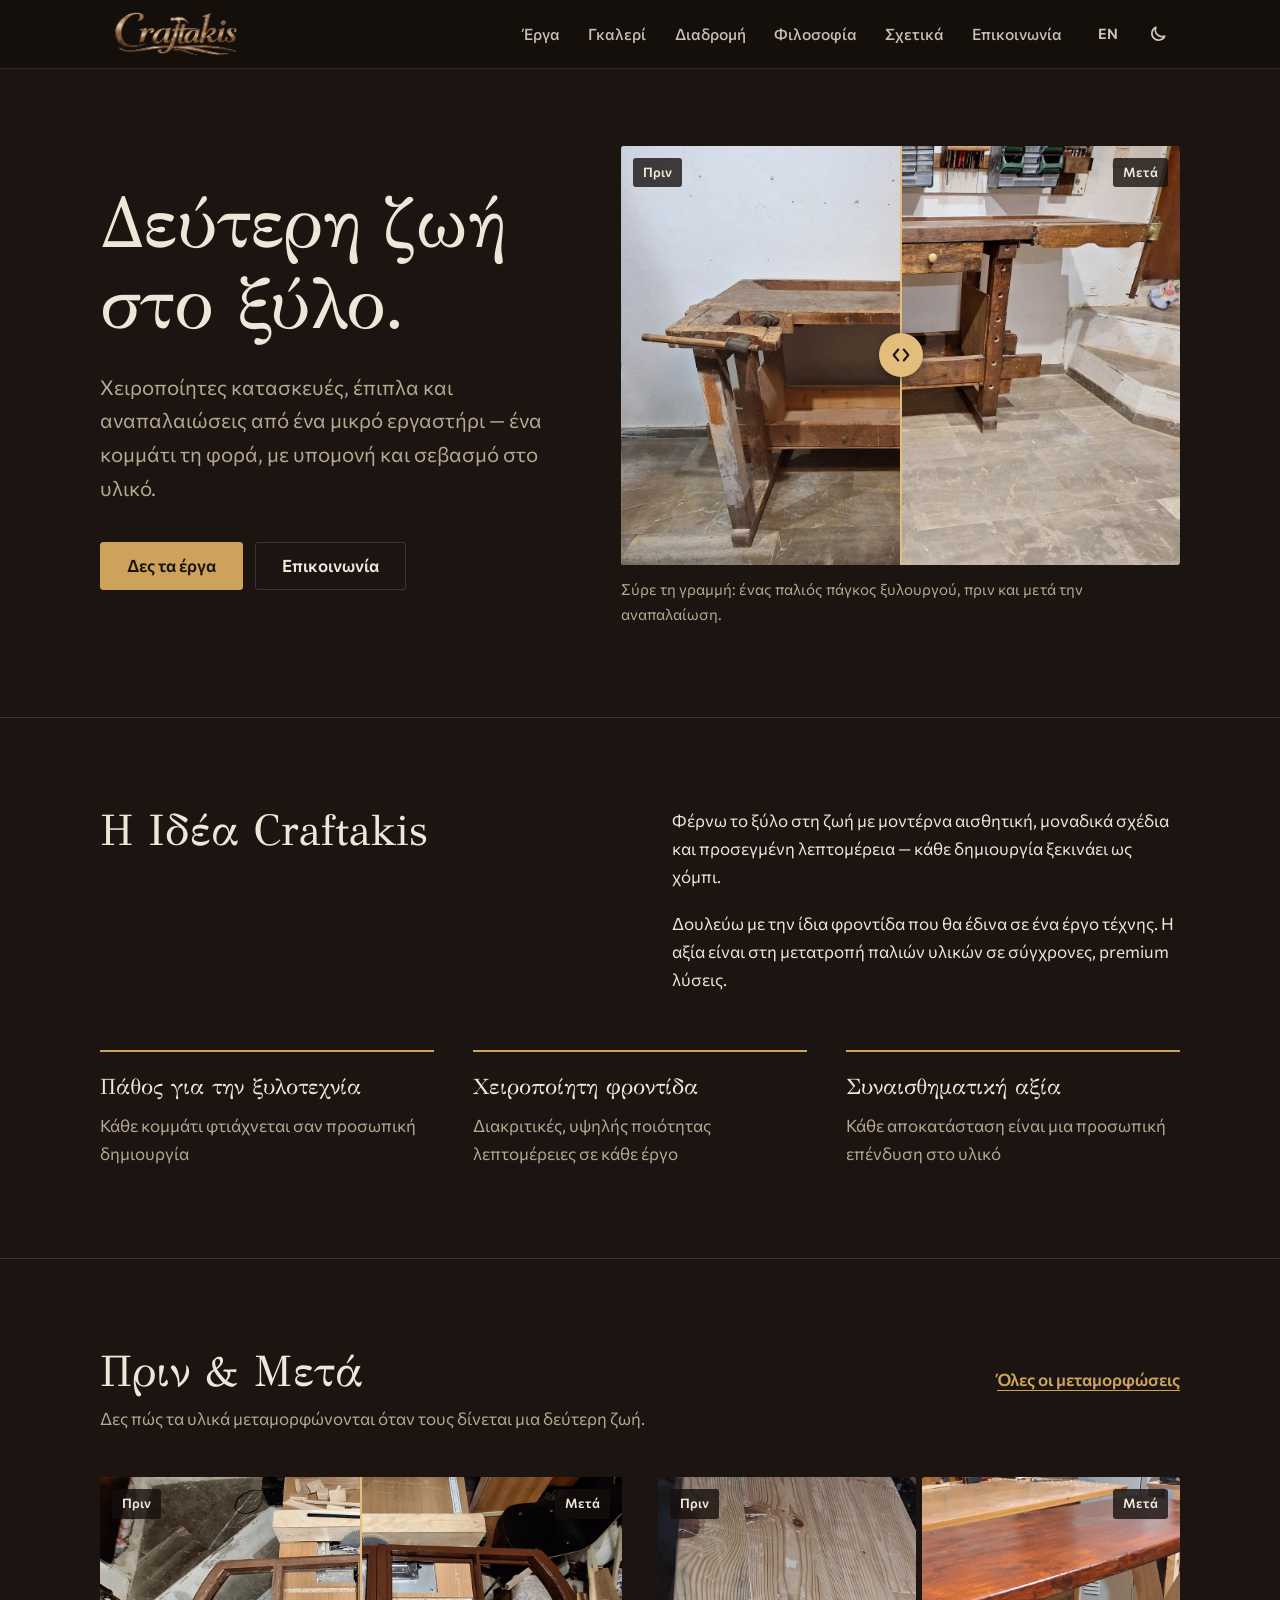
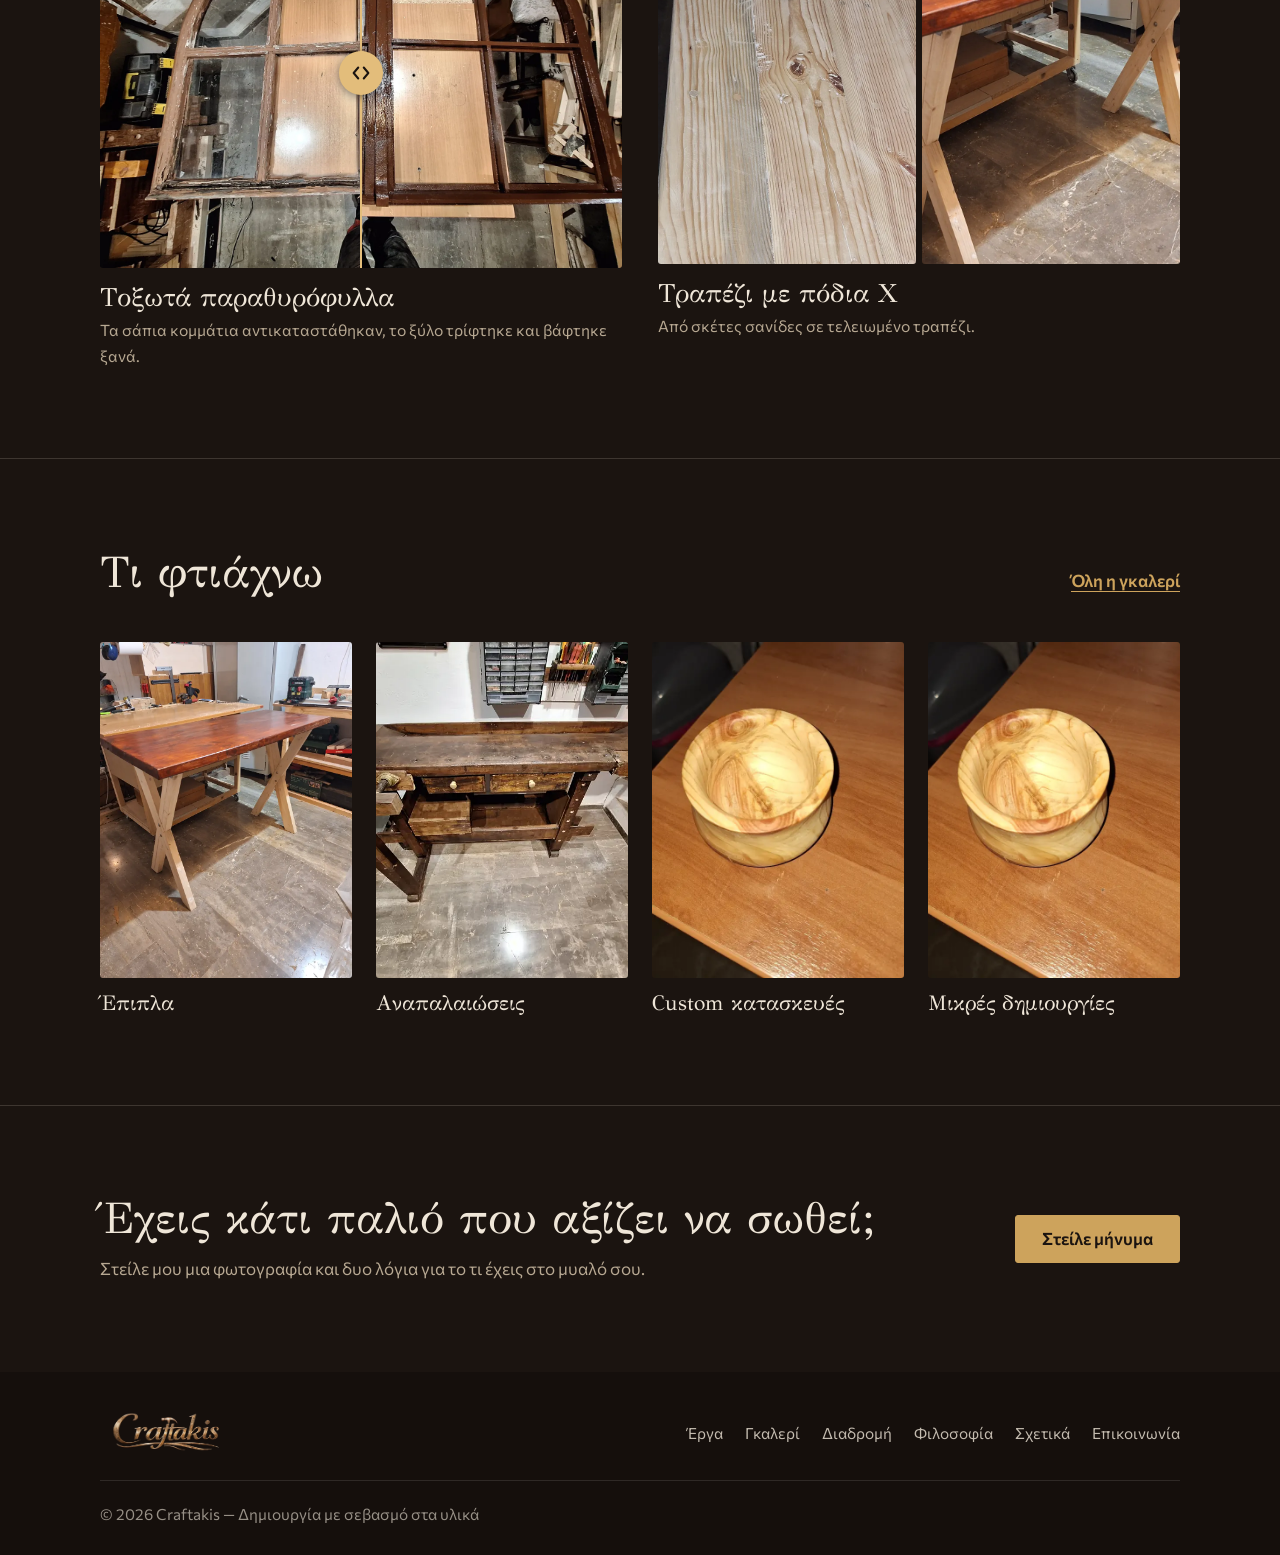
<file: index.html>
<!DOCTYPE html>
<html lang="el" data-title-en="Craftakis — Handmade woodwork and restorations">
<head>
    <meta charset="UTF-8">
    <meta name="viewport" content="width=device-width, initial-scale=1.0">
    <title>Craftakis — Χειροποίητες ξυλοκατασκευές και αναπαλαιώσεις</title>
    <meta name="description" content="Χειροποίητα έπιπλα, ξυλοκατασκευές και αναπαλαιώσεις από το εργαστήρι Craftakis. Δες έργα πριν και μετά.">
    <link rel="canonical" href="https://craftakis.gr/">
    <meta name="theme-color" content="#150f0c">
    <meta property="og:type" content="website">
    <meta property="og:site_name" content="Craftakis">
    <meta property="og:title" content="Craftakis — Χειροποίητες ξυλοκατασκευές και αναπαλαιώσεις">
    <meta property="og:description" content="Χειροποίητα έπιπλα, ξυλοκατασκευές και αναπαλαιώσεις από το εργαστήρι Craftakis. Δες έργα πριν και μετά.">
    <meta property="og:url" content="https://craftakis.gr/">
    <meta property="og:image" content="https://craftakis.gr/assets/og.jpg">
    <meta name="twitter:card" content="summary_large_image">
    <link rel="icon" href="/assets/favicon.svg" type="image/svg+xml">
    <script>try{if(localStorage.getItem('craftakisTheme2')==='light')document.documentElement.dataset.theme='light'}catch(e){}</script>
    <link rel="preconnect" href="https://fonts.googleapis.com">
    <link rel="preconnect" href="https://fonts.gstatic.com" crossorigin>
    <link href="https://fonts.googleapis.com/css2?family=Commissioner:wght@400;500;600;700&family=GFS+Didot&display=swap" rel="stylesheet">
    <link rel="stylesheet" href="/style.css?v=20261118">
</head>
<body>
<a class="skip-link" href="#main" data-en="Skip to content">Μετάβαση στο περιεχόμενο</a>

<header class="site-header">
    <div class="wrap header-inner">
        <a class="brand" href="/" aria-label="Craftakis — αρχική">
            <img src="/assets/logo.webp" alt="Craftakis" width="640" height="190">
        </a>

        <nav class="site-nav" id="siteNav" aria-label="Κύρια πλοήγηση">
            <a href="/projects.html" data-en="Projects">Έργα</a>
            <a href="/gallery.html" data-en="Gallery">Γκαλερί</a>
            <a href="/journey.html" data-en="Journey">Διαδρομή</a>
            <a href="/philosophy.html" data-en="Philosophy">Φιλοσοφία</a>
            <a href="/about.html" data-en="About">Σχετικά</a>
            <a href="/contact.html" data-en="Contact">Επικοινωνία</a>
        </nav>

        <div class="header-tools">
            <button class="tool-btn" id="langToggle" type="button" data-ui-label="langToggle" aria-label="Switch to English"><span data-ui="langLabel">EN</span></button>
            <button class="tool-btn" id="themeToggle" type="button" data-ui-label="themeToggle" aria-label="Αλλαγή θέματος">
                <svg class="icon-moon" viewBox="0 0 24 24" fill="none" stroke="currentColor" stroke-width="2" stroke-linecap="round" stroke-linejoin="round" aria-hidden="true"><path d="M20 14.5A8 8 0 0 1 9.5 4a8 8 0 1 0 10.5 10.5z"/></svg>
                <svg class="icon-sun" viewBox="0 0 24 24" fill="none" stroke="currentColor" stroke-width="2" stroke-linecap="round" aria-hidden="true"><circle cx="12" cy="12" r="4"/><path d="M12 2v2M12 20v2M2 12h2M20 12h2M4.9 4.9l1.4 1.4M17.7 17.7l1.4 1.4M4.9 19.1l1.4-1.4M17.7 6.3l1.4-1.4"/></svg>
            </button>
            <button class="tool-btn menu-btn" id="menuToggle" type="button" aria-controls="siteNav" aria-expanded="false" data-ui-label="menu" aria-label="Μενού">
                <span class="bar"></span><span class="bar"></span><span class="bar"></span>
            </button>
        </div>
    </div>
</header>

<main id="main">
<section class="hero">
    <div class="wrap hero-grid">
        <div class="hero-copy">
            <h1 data-en="A second life for wood.">Δεύτερη ζωή στο ξύλο.</h1>
            <p class="hero-lead" data-en="Handmade pieces, furniture and restorations from a small workshop — one piece at a time, with patience and respect for the material.">Χειροποίητες κατασκευές, έπιπλα και αναπαλαιώσεις από ένα μικρό εργαστήρι — ένα κομμάτι τη φορά, με υπομονή και σεβασμό στο υλικό.</p>
            <div class="hero-actions">
                <a class="btn" href="/projects.html" data-en="See the work">Δες τα έργα</a>
                <a class="btn btn-ghost" href="/contact.html" data-en="Get in touch">Επικοινωνία</a>
            </div>
        </div>

        <figure class="hero-figure">
            <div class="compare nudge">
                <img src="/assets/work/workbench-after.webp" alt="Ο πάγκος ξυλουργού μετά την αναπαλαίωση" width="1400" height="1050" fetchpriority="high">
                <img class="compare-before" src="/assets/work/workbench-before.webp" alt="Ο πάγκος ξυλουργού πριν την αναπαλαίωση" width="1400" height="1050">
                <span class="compare-tag before" data-ui="before">Πριν</span>
                <span class="compare-tag after" data-ui="after">Μετά</span>
                <span class="compare-handle" aria-hidden="true"></span>
                <input type="range" min="0" max="100" value="50" data-ui-label="slider" aria-label="Σύρε για σύγκριση πριν και μετά">
            </div>
            <figcaption data-en="Drag the line: an old joiner’s workbench, before and after restoration.">Σύρε τη γραμμή: ένας παλιός πάγκος ξυλουργού, πριν και μετά την αναπαλαίωση.</figcaption>
        </figure>
    </div>
</section>

<section class="section">
    <div class="wrap">
        <div class="split">
            <h2 data-en="The Craftakis Idea">Η Ιδέα Craftakis</h2>
            <div class="prose">
                <p data-en="I bring wood to life with modern aesthetics, unique designs and thoughtful detail — every creation starts as a hobby.">Φέρνω το ξύλο στη ζωή με μοντέρνα αισθητική, μοναδικά σχέδια και προσεγμένη λεπτομέρεια — κάθε δημιουργία ξεκινάει ως χόμπι.</p>
                <p data-en="I work with the same care I would give a piece of art. The value is in transforming old materials into modern, premium solutions.">Δουλεύω με την ίδια φροντίδα που θα έδινα σε ένα έργο τέχνης. Η αξία είναι στη μετατροπή παλιών υλικών σε σύγχρονες, premium λύσεις.</p>
            </div>
        </div>
        <ul class="pillars">
            <li data-en="&lt;strong&gt;Passion for woodworking&lt;/strong&gt;Every piece is made like a personal creation"><strong>Πάθος για την ξυλοτεχνία</strong>Κάθε κομμάτι φτιάχνεται σαν προσωπική δημιουργία</li>
            <li data-en="&lt;strong&gt;Handmade care&lt;/strong&gt;Subtle, high-quality details in every project"><strong>Χειροποίητη φροντίδα</strong>Διακριτικές, υψηλής ποιότητας λεπτομέρειες σε κάθε έργο</li>
            <li data-en="&lt;strong&gt;Emotional value&lt;/strong&gt;Each restoration is a personal investment in the material"><strong>Συναισθηματική αξία</strong>Κάθε αποκατάσταση είναι μια προσωπική επένδυση στο υλικό</li>
        </ul>
    </div>
</section>

<section class="section" id="before-after">
    <div class="wrap">
        <div class="section-head">
            <h2 data-en="Before &amp; After">Πριν & Μετά</h2>
            <a class="text-link" href="/projects.html#before-after" data-en="All transformations">Όλες οι μεταμορφώσεις</a>
            <p data-en="See how materials transform when given a second life.">Δες πώς τα υλικά μεταμορφώνονται όταν τους δίνεται μια δεύτερη ζωή.</p>
        </div>
        <div class="ba-list" data-before-after data-skip="pair_workbench,pair_frame" data-limit="2"></div>
    </div>
</section>

<section class="section">
    <div class="wrap">
        <div class="section-head">
            <h2 data-en="What I make">Τι φτιάχνω</h2>
            <a class="text-link" href="/gallery.html" data-en="Full gallery">Όλη η γκαλερί</a>
        </div>
        <div class="cats">
        <a class="cat" href="/projects.html#furniture">
            <div class="cat-photo"><img src="/assets/work/table-sm.webp" alt="" width="800" height="1067" loading="lazy" decoding="async"></div>
            <h3 data-en="Furniture">Έπιπλα</h3>
        </a>
        <a class="cat" href="/projects.html#restoration">
            <div class="cat-photo"><img src="/assets/work/workbench-sm.webp" alt="" width="800" height="600" loading="lazy" decoding="async"></div>
            <h3 data-en="Restorations">Αναπαλαιώσεις</h3>
        </a>
        <a class="cat" href="/projects.html#custom">
            <div class="cat-photo"><img src="/assets/work/bed-sm.webp" alt="" width="800" height="600" loading="lazy" decoding="async"></div>
            <h3 data-en="Custom builds">Custom κατασκευές</h3>
        </a>
        <a class="cat" href="/projects.html#small">
            <div class="cat-photo"><img src="/assets/work/bowl-sm.webp" alt="" width="800" height="768" loading="lazy" decoding="async"></div>
            <h3 data-en="Small creations">Μικρές δημιουργίες</h3>
        </a>
        </div>
    </div>
</section>

<section class="section">
    <div class="wrap cta">
        <div>
            <h2 data-en="Got something old worth saving?">Έχεις κάτι παλιό που αξίζει να σωθεί;</h2>
            <p data-en="Send me a photo and a few words about what you have in mind.">Στείλε μου μια φωτογραφία και δυο λόγια για το τι έχεις στο μυαλό σου.</p>
        </div>
        <a class="btn" href="/contact.html" data-en="Send a message">Στείλε μήνυμα</a>
    </div>
</section>
</main>

<footer class="site-footer">
    <div class="wrap footer-inner">
        <a href="/" aria-label="Craftakis — αρχική"><img src="/assets/logo.webp" alt="Craftakis" width="640" height="190" loading="lazy"></a>
        <nav class="footer-nav" aria-label="Υποσέλιδο">
            <a href="/projects.html" data-en="Projects">Έργα</a>
            <a href="/gallery.html" data-en="Gallery">Γκαλερί</a>
            <a href="/journey.html" data-en="Journey">Διαδρομή</a>
            <a href="/philosophy.html" data-en="Philosophy">Φιλοσοφία</a>
            <a href="/about.html" data-en="About">Σχετικά</a>
            <a href="/contact.html" data-en="Contact">Επικοινωνία</a>
        </nav>
        <p class="footer-copy" data-en="© 2026 Craftakis — Creation with respect for materials">© 2026 Craftakis — Δημιουργία με σεβασμό στα υλικά</p>
    </div>
</footer>

<script src="/script.js?v=20261118" defer></script>
</body>
</html>
</file>
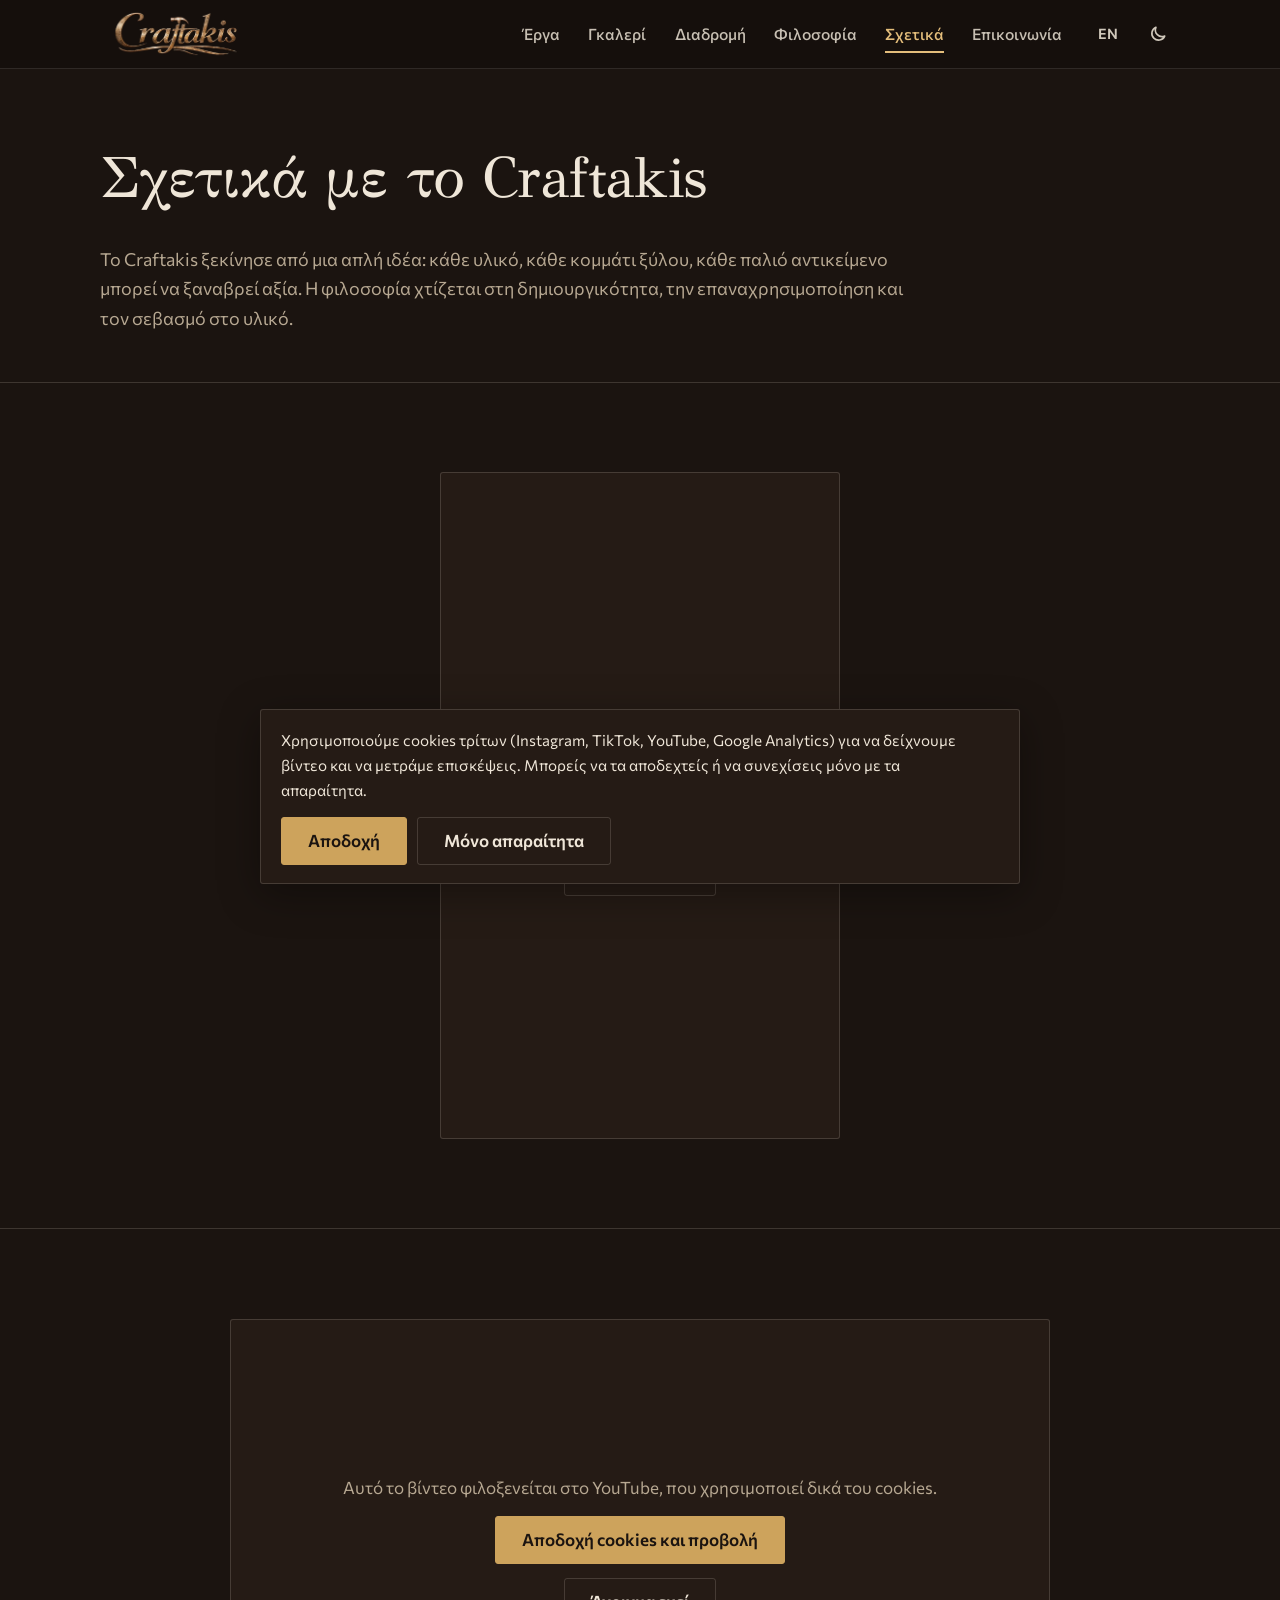
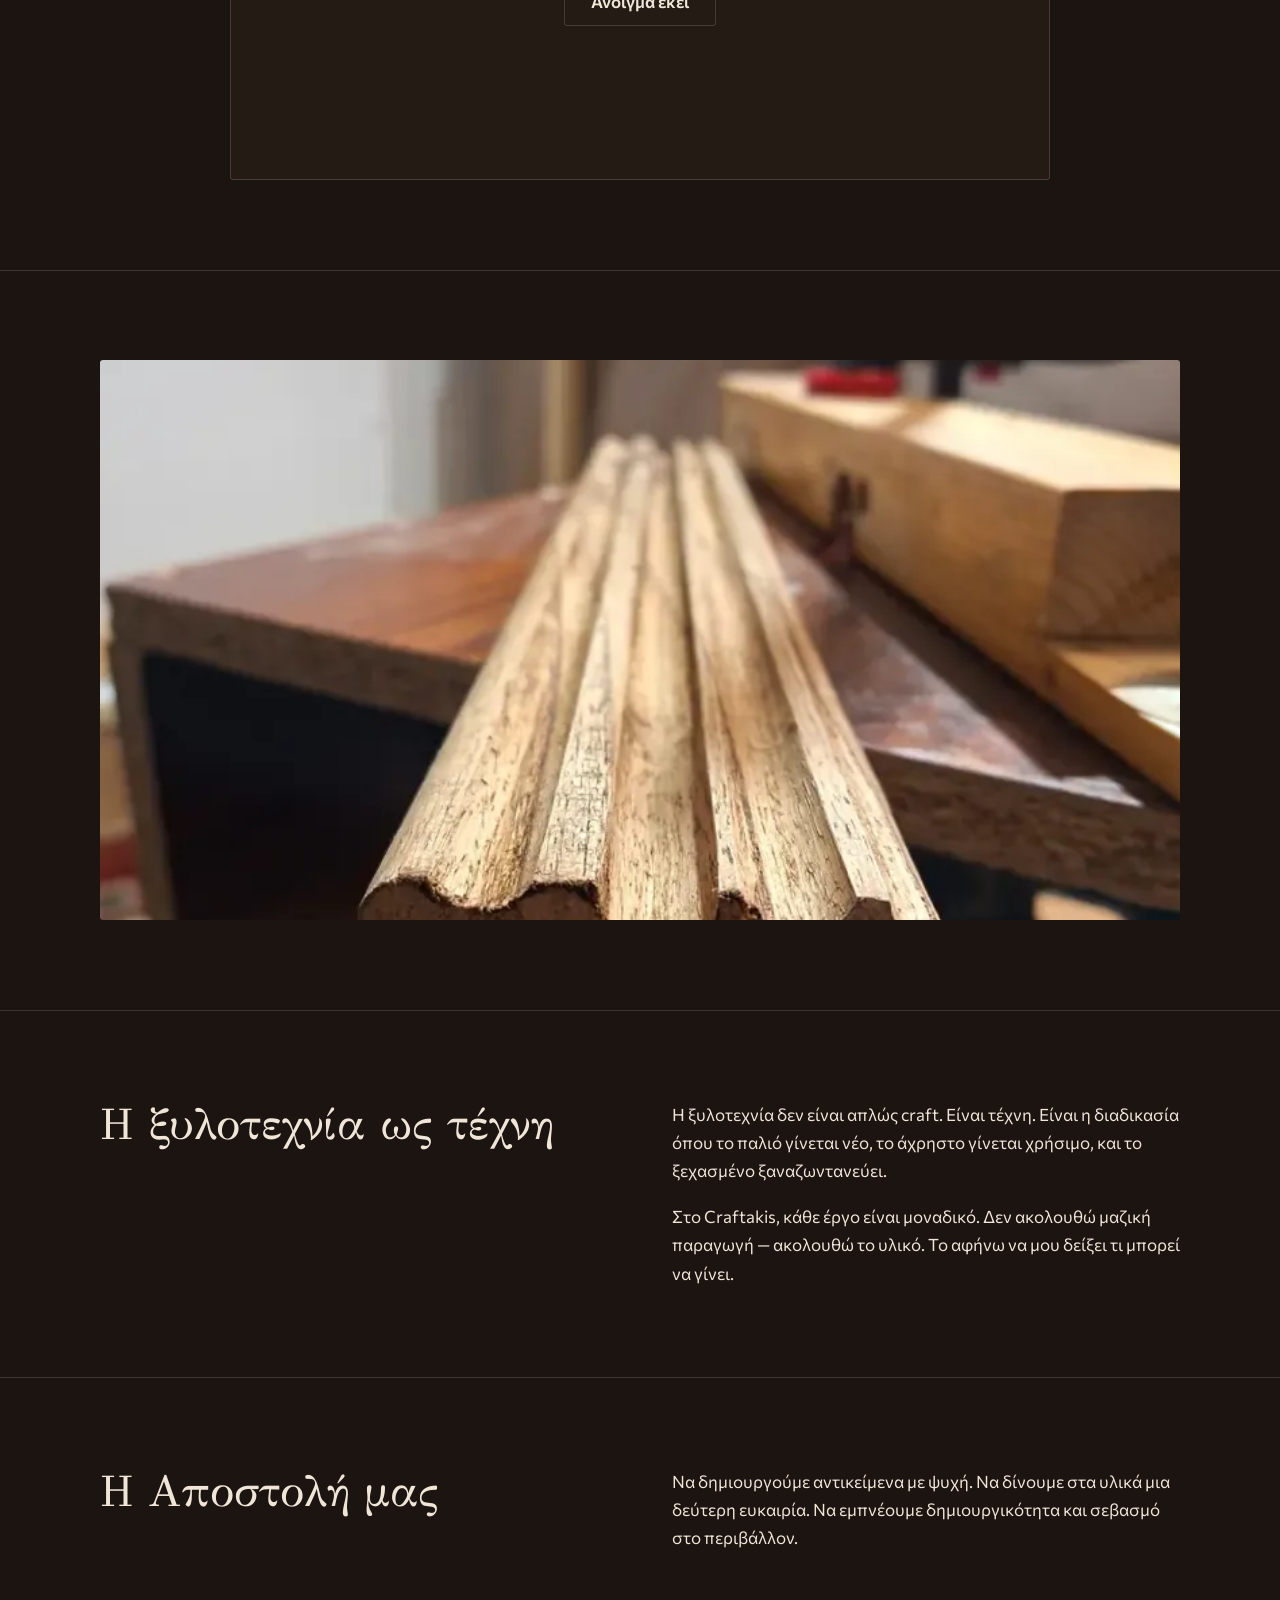
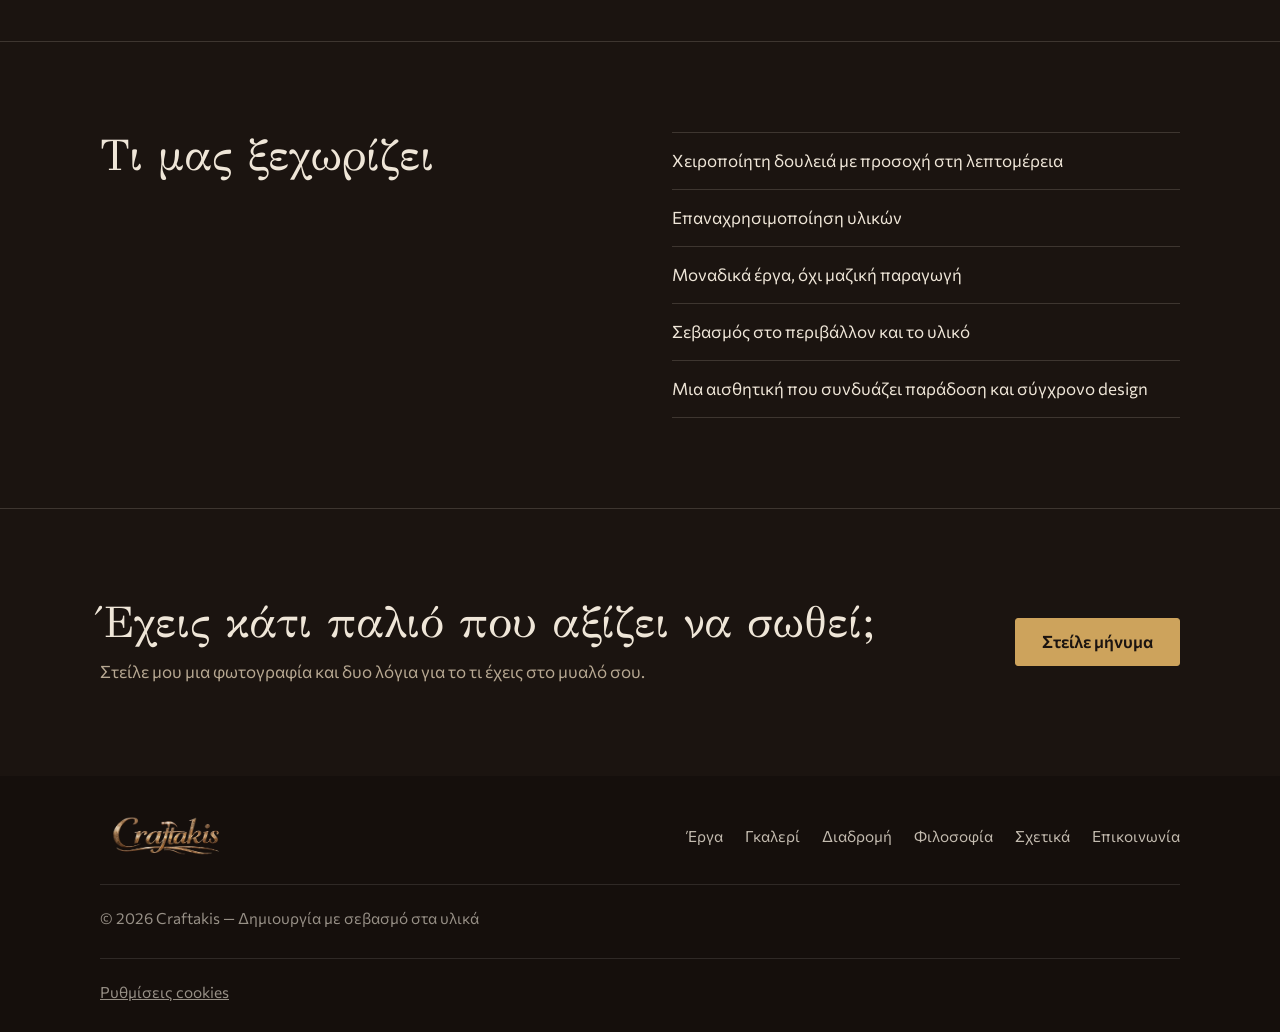
<file: about.html>
<!DOCTYPE html>
<html lang="el" data-title-en="About • Craftakis">
<head>
    <meta charset="UTF-8">
    <meta name="viewport" content="width=device-width, initial-scale=1.0">
    <title>Σχετικά • Craftakis</title>
    <meta name="description" content="Το Craftakis είναι ένα μικρό εργαστήρι ξυλουργικής: χειροποίητη δουλειά, επαναχρησιμοποίηση υλικών και μοναδικά κομμάτια.">
    <link rel="canonical" href="https://craftakis.gr/about.html">
    <meta name="theme-color" content="#150f0c">
    <meta property="og:type" content="website">
    <meta property="og:site_name" content="Craftakis">
    <meta property="og:title" content="Σχετικά • Craftakis">
    <meta property="og:description" content="Το Craftakis είναι ένα μικρό εργαστήρι ξυλουργικής: χειροποίητη δουλειά, επαναχρησιμοποίηση υλικών και μοναδικά κομμάτια.">
    <meta property="og:url" content="https://craftakis.gr/about.html">
    <meta property="og:image" content="https://craftakis.gr/assets/og.jpg">
    <meta name="twitter:card" content="summary_large_image">
    <link rel="icon" href="/assets/favicon.svg" type="image/svg+xml">
    <script>try{if(localStorage.getItem('craftakisTheme2')==='light')document.documentElement.dataset.theme='light'}catch(e){}</script>
    <link rel="preconnect" href="https://fonts.googleapis.com">
    <link rel="preconnect" href="https://fonts.gstatic.com" crossorigin>
    <link href="https://fonts.googleapis.com/css2?family=Commissioner:wght@400;500;600;700&family=GFS+Didot&display=swap" rel="stylesheet">
    <link rel="stylesheet" href="/style.css?v=20261118">
</head>
<body>
<a class="skip-link" href="#main" data-en="Skip to content">Μετάβαση στο περιεχόμενο</a>

<header class="site-header">
    <div class="wrap header-inner">
        <a class="brand" href="/" aria-label="Craftakis — αρχική">
            <img src="/assets/logo.webp" alt="Craftakis" width="640" height="190">
        </a>

        <nav class="site-nav" id="siteNav" aria-label="Κύρια πλοήγηση">
            <a href="/projects.html" data-en="Projects">Έργα</a>
            <a href="/gallery.html" data-en="Gallery">Γκαλερί</a>
            <a href="/journey.html" data-en="Journey">Διαδρομή</a>
            <a href="/philosophy.html" data-en="Philosophy">Φιλοσοφία</a>
            <a href="/about.html" aria-current="page" data-en="About">Σχετικά</a>
            <a href="/contact.html" data-en="Contact">Επικοινωνία</a>
        </nav>

        <div class="header-tools">
            <button class="tool-btn" id="langToggle" type="button" data-ui-label="langToggle" aria-label="Switch to English"><span data-ui="langLabel">EN</span></button>
            <button class="tool-btn" id="themeToggle" type="button" data-ui-label="themeToggle" aria-label="Αλλαγή θέματος">
                <svg class="icon-moon" viewBox="0 0 24 24" fill="none" stroke="currentColor" stroke-width="2" stroke-linecap="round" stroke-linejoin="round" aria-hidden="true"><path d="M20 14.5A8 8 0 0 1 9.5 4a8 8 0 1 0 10.5 10.5z"/></svg>
                <svg class="icon-sun" viewBox="0 0 24 24" fill="none" stroke="currentColor" stroke-width="2" stroke-linecap="round" aria-hidden="true"><circle cx="12" cy="12" r="4"/><path d="M12 2v2M12 20v2M2 12h2M20 12h2M4.9 4.9l1.4 1.4M17.7 17.7l1.4 1.4M4.9 19.1l1.4-1.4M17.7 6.3l1.4-1.4"/></svg>
            </button>
            <button class="tool-btn menu-btn" id="menuToggle" type="button" aria-controls="siteNav" aria-expanded="false" data-ui-label="menu" aria-label="Μενού">
                <span class="bar"></span><span class="bar"></span><span class="bar"></span>
            </button>
        </div>
    </div>
</header>

<main id="main">
<div class="wrap page-head">
    <h1 data-en="About Craftakis">Σχετικά με το Craftakis</h1>
    <p data-en="Craftakis started from a simple idea: every material, every piece of wood, every old object can regain value. The philosophy is built on creativity, reuse and respect for the material.">Το Craftakis ξεκίνησε από μια απλή ιδέα: κάθε υλικό, κάθε κομμάτι ξύλου, κάθε παλιό αντικείμενο μπορεί να ξαναβρεί αξία. Η φιλοσοφία χτίζεται στη δημιουργικότητα, την επαναχρησιμοποίηση και τον σεβασμό στο υλικό.</p>
</div>

<section class="section">
    <div class="wrap">
        <div class="embed embed-instagram" data-embed="https://www.instagram.com/reel/DfxaffEy71m/embed" data-link="https://www.instagram.com/reel/DfxaffEy71m/" data-label="Instagram"></div>
    </div>
</section>

<section class="section">
    <div class="wrap">
        <div class="embed embed-youtube" data-embed="https://www.youtube-nocookie.com/embed/vQRmKeP6Ols" data-link="https://www.youtube.com/watch?v=vQRmKeP6Ols" data-label="YouTube"></div>
    </div>
</section>

<section class="section">
    <div class="wrap">
        <figure class="wide-photo">
            <img src="/assets/work/tool-cabinet.webp" alt="Εργαλεία χειρός στο εργαστήρι" width="1600" height="2133" loading="lazy" decoding="async">
        </figure>
    </div>
</section>

<section class="section">
    <div class="wrap split">
        <h2 data-en="Woodwork as art">Η ξυλοτεχνία ως τέχνη</h2>
        <div class="prose">
            <p data-en="Woodwork is not just craft. It is art. It is the process where old becomes new, useless becomes useful, and forgotten becomes alive again.">Η ξυλοτεχνία δεν είναι απλώς craft. Είναι τέχνη. Είναι η διαδικασία όπου το παλιό γίνεται νέο, το άχρηστο γίνεται χρήσιμο, και το ξεχασμένο ξαναζωντανεύει.</p>
            <p data-en="At Craftakis, every project is unique. I do not follow mass production — I follow the material. I let it show me what it can become.">Στο Craftakis, κάθε έργο είναι μοναδικό. Δεν ακολουθώ μαζική παραγωγή — ακολουθώ το υλικό. Το αφήνω να μου δείξει τι μπορεί να γίνει.</p>
        </div>
    </div>
</section>

<section class="section">
    <div class="wrap split">
        <h2 data-en="Our Mission">Η Αποστολή μας</h2>
        <div class="prose"><p data-en="To create objects with soul. To give materials a second chance. To inspire creativity and respect for the environment.">Να δημιουργούμε αντικείμενα με ψυχή. Να δίνουμε στα υλικά μια δεύτερη ευκαιρία. Να εμπνέουμε δημιουργικότητα και σεβασμό στο περιβάλλον.</p></div>
    </div>
</section>

<section class="section">
    <div class="wrap split">
        <h2 data-en="What Sets Us Apart">Τι μας ξεχωρίζει</h2>
        <ul class="values">
            <li data-en="Handmade work with attention to detail">Χειροποίητη δουλειά με προσοχή στη λεπτομέρεια</li>
            <li data-en="Reuse of materials">Επαναχρησιμοποίηση υλικών</li>
            <li data-en="Unique projects, not mass production">Μοναδικά έργα, όχι μαζική παραγωγή</li>
            <li data-en="Respect for the environment and the material">Σεβασμός στο περιβάλλον και το υλικό</li>
            <li data-en="An aesthetic that combines tradition and modern design">Μια αισθητική που συνδυάζει παράδοση και σύγχρονο design</li>
        </ul>
    </div>
</section>

<section class="section">
    <div class="wrap cta">
        <div>
            <h2 data-en="Got something old worth saving?">Έχεις κάτι παλιό που αξίζει να σωθεί;</h2>
            <p data-en="Send me a photo and a few words about what you have in mind.">Στείλε μου μια φωτογραφία και δυο λόγια για το τι έχεις στο μυαλό σου.</p>
        </div>
        <a class="btn" href="/contact.html" data-en="Send a message">Στείλε μήνυμα</a>
    </div>
</section>
</main>

<footer class="site-footer">
    <div class="wrap footer-inner">
        <a href="/" aria-label="Craftakis — αρχική"><img src="/assets/logo.webp" alt="Craftakis" width="640" height="190" loading="lazy"></a>
        <nav class="footer-nav" aria-label="Υποσέλιδο">
            <a href="/projects.html" data-en="Projects">Έργα</a>
            <a href="/gallery.html" data-en="Gallery">Γκαλερί</a>
            <a href="/journey.html" data-en="Journey">Διαδρομή</a>
            <a href="/philosophy.html" data-en="Philosophy">Φιλοσοφία</a>
            <a href="/about.html" data-en="About">Σχετικά</a>
            <a href="/contact.html" data-en="Contact">Επικοινωνία</a>
        </nav>
        <p class="footer-copy" data-en="© 2026 Craftakis — Creation with respect for materials">© 2026 Craftakis — Δημιουργία με σεβασμό στα υλικά</p>
    </div>
</footer>

<script src="/script.js?v=20261118" defer></script>
</body>
</html>
</file>
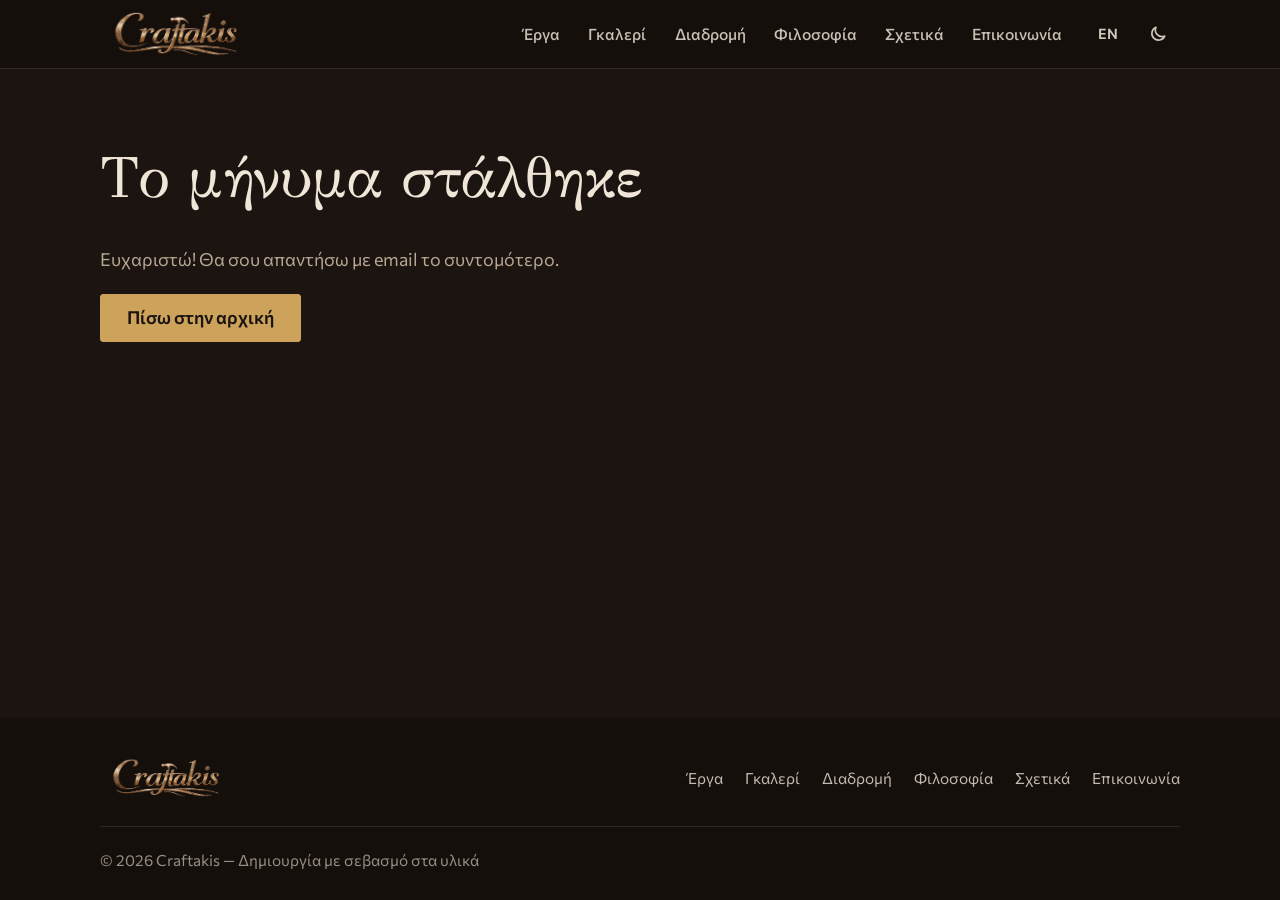
<file: contact-success.html>
<!DOCTYPE html>
<html lang="el" data-title-en="Message sent • Craftakis">
<head>
    <meta charset="UTF-8">
    <meta name="viewport" content="width=device-width, initial-scale=1.0">
    <title>Το μήνυμα στάλθηκε • Craftakis</title>
    <meta name="robots" content="noindex">
    <meta name="description" content="Το μήνυμά σου στάλθηκε.">
    <link rel="canonical" href="https://craftakis.gr/contact-success.html">
    <meta name="theme-color" content="#150f0c">
    <meta property="og:type" content="website">
    <meta property="og:site_name" content="Craftakis">
    <meta property="og:title" content="Το μήνυμα στάλθηκε • Craftakis">
    <meta property="og:description" content="Το μήνυμά σου στάλθηκε.">
    <meta property="og:url" content="https://craftakis.gr/contact-success.html">
    <meta property="og:image" content="https://craftakis.gr/assets/og.jpg">
    <meta name="twitter:card" content="summary_large_image">
    <link rel="icon" href="/assets/favicon.svg" type="image/svg+xml">
    <script>try{if(localStorage.getItem('craftakisTheme2')==='light')document.documentElement.dataset.theme='light'}catch(e){}</script>
    <link rel="preconnect" href="https://fonts.googleapis.com">
    <link rel="preconnect" href="https://fonts.gstatic.com" crossorigin>
    <link href="https://fonts.googleapis.com/css2?family=Commissioner:wght@400;500;600;700&family=GFS+Didot&display=swap" rel="stylesheet">
    <link rel="stylesheet" href="/style.css?v=20261118">
</head>
<body>
<a class="skip-link" href="#main" data-en="Skip to content">Μετάβαση στο περιεχόμενο</a>

<header class="site-header">
    <div class="wrap header-inner">
        <a class="brand" href="/" aria-label="Craftakis — αρχική">
            <img src="/assets/logo.webp" alt="Craftakis" width="640" height="190">
        </a>

        <nav class="site-nav" id="siteNav" aria-label="Κύρια πλοήγηση">
            <a href="/projects.html" data-en="Projects">Έργα</a>
            <a href="/gallery.html" data-en="Gallery">Γκαλερί</a>
            <a href="/journey.html" data-en="Journey">Διαδρομή</a>
            <a href="/philosophy.html" data-en="Philosophy">Φιλοσοφία</a>
            <a href="/about.html" data-en="About">Σχετικά</a>
            <a href="/contact.html" data-en="Contact">Επικοινωνία</a>
        </nav>

        <div class="header-tools">
            <button class="tool-btn" id="langToggle" type="button" data-ui-label="langToggle" aria-label="Switch to English"><span data-ui="langLabel">EN</span></button>
            <button class="tool-btn" id="themeToggle" type="button" data-ui-label="themeToggle" aria-label="Αλλαγή θέματος">
                <svg class="icon-moon" viewBox="0 0 24 24" fill="none" stroke="currentColor" stroke-width="2" stroke-linecap="round" stroke-linejoin="round" aria-hidden="true"><path d="M20 14.5A8 8 0 0 1 9.5 4a8 8 0 1 0 10.5 10.5z"/></svg>
                <svg class="icon-sun" viewBox="0 0 24 24" fill="none" stroke="currentColor" stroke-width="2" stroke-linecap="round" aria-hidden="true"><circle cx="12" cy="12" r="4"/><path d="M12 2v2M12 20v2M2 12h2M20 12h2M4.9 4.9l1.4 1.4M17.7 17.7l1.4 1.4M4.9 19.1l1.4-1.4M17.7 6.3l1.4-1.4"/></svg>
            </button>
            <button class="tool-btn menu-btn" id="menuToggle" type="button" aria-controls="siteNav" aria-expanded="false" data-ui-label="menu" aria-label="Μενού">
                <span class="bar"></span><span class="bar"></span><span class="bar"></span>
            </button>
        </div>
    </div>
</header>

<main id="main">
<div class="wrap page-head">
    <h1 data-en="Message sent">Το μήνυμα στάλθηκε</h1>
    <p data-en="Thank you! I will reply by email as soon as I can.">Ευχαριστώ! Θα σου απαντήσω με email το συντομότερο.</p>
    <p><a class="btn" href="/" data-en="Back to home">Πίσω στην αρχική</a></p>
</div>
</main>

<footer class="site-footer">
    <div class="wrap footer-inner">
        <a href="/" aria-label="Craftakis — αρχική"><img src="/assets/logo.webp" alt="Craftakis" width="640" height="190" loading="lazy"></a>
        <nav class="footer-nav" aria-label="Υποσέλιδο">
            <a href="/projects.html" data-en="Projects">Έργα</a>
            <a href="/gallery.html" data-en="Gallery">Γκαλερί</a>
            <a href="/journey.html" data-en="Journey">Διαδρομή</a>
            <a href="/philosophy.html" data-en="Philosophy">Φιλοσοφία</a>
            <a href="/about.html" data-en="About">Σχετικά</a>
            <a href="/contact.html" data-en="Contact">Επικοινωνία</a>
        </nav>
        <p class="footer-copy" data-en="© 2026 Craftakis — Creation with respect for materials">© 2026 Craftakis — Δημιουργία με σεβασμό στα υλικά</p>
    </div>
</footer>

<script src="/script.js?v=20261118" defer></script>
</body>
</html>
</file>
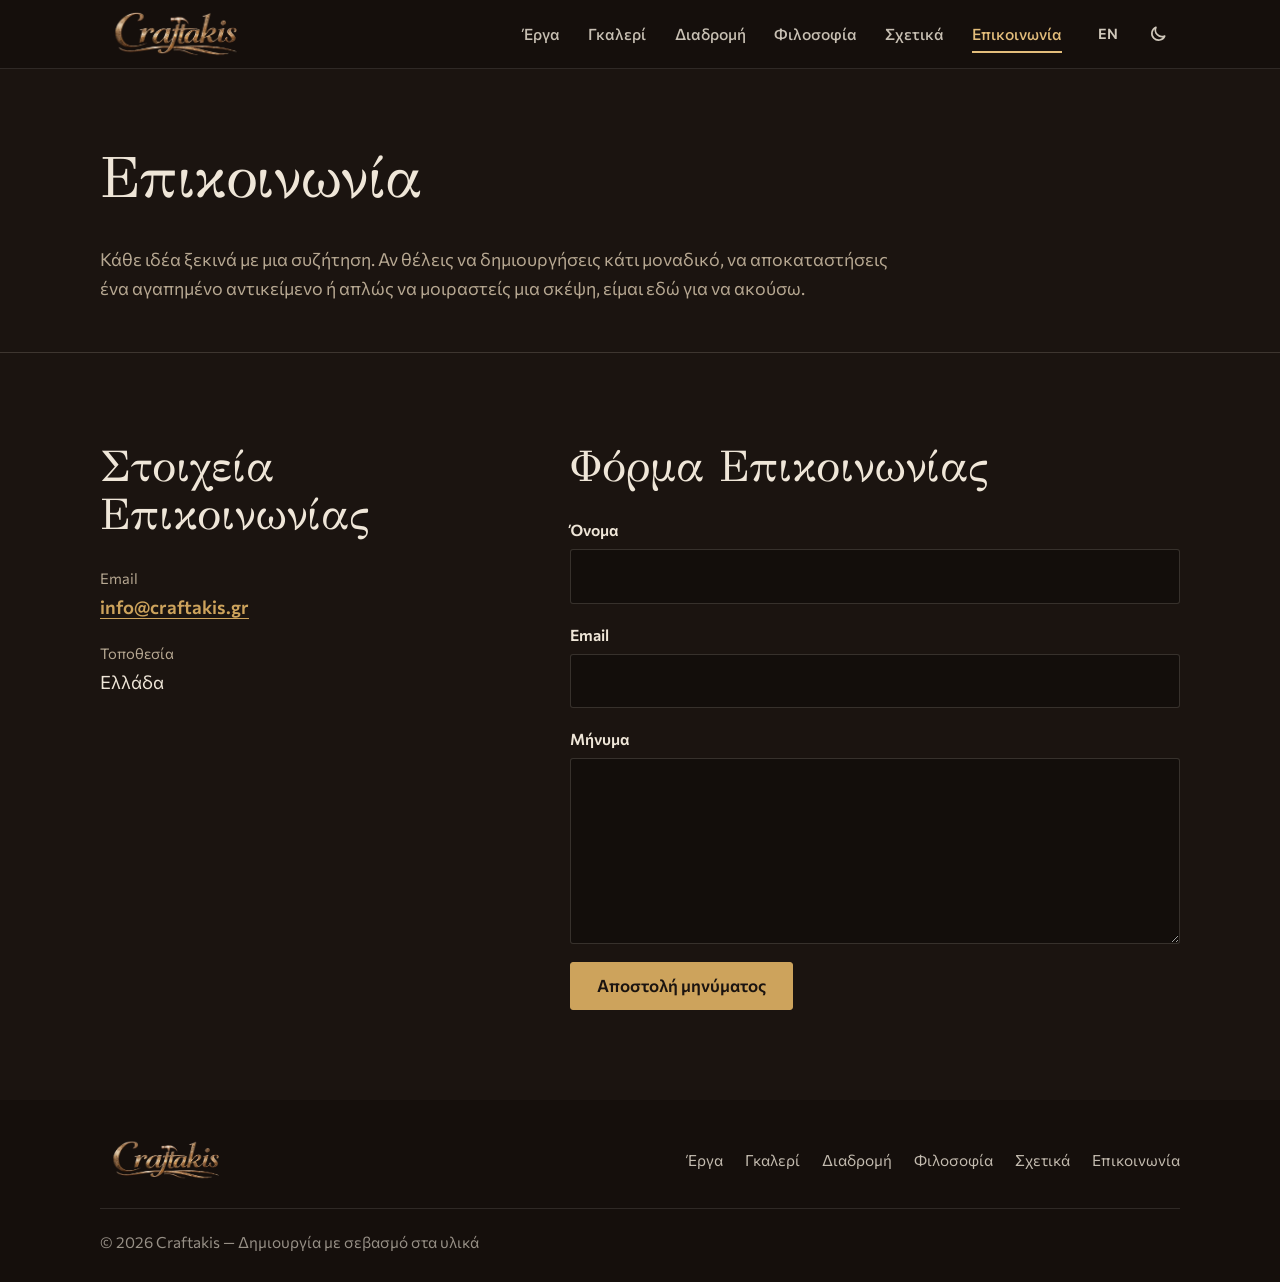
<file: contact.html>
<!DOCTYPE html>
<html lang="el" data-title-en="Contact • Craftakis">
<head>
    <meta charset="UTF-8">
    <meta name="viewport" content="width=device-width, initial-scale=1.0">
    <title>Επικοινωνία • Craftakis</title>
    <meta name="description" content="Επικοινώνησε με το Craftakis για μια κατασκευή κατά παραγγελία ή την αναπαλαίωση ενός αγαπημένου αντικειμένου.">
    <link rel="canonical" href="https://craftakis.gr/contact.html">
    <meta name="theme-color" content="#150f0c">
    <meta property="og:type" content="website">
    <meta property="og:site_name" content="Craftakis">
    <meta property="og:title" content="Επικοινωνία • Craftakis">
    <meta property="og:description" content="Επικοινώνησε με το Craftakis για μια κατασκευή κατά παραγγελία ή την αναπαλαίωση ενός αγαπημένου αντικειμένου.">
    <meta property="og:url" content="https://craftakis.gr/contact.html">
    <meta property="og:image" content="https://craftakis.gr/assets/og.jpg">
    <meta name="twitter:card" content="summary_large_image">
    <link rel="icon" href="/assets/favicon.svg" type="image/svg+xml">
    <script>try{if(localStorage.getItem('craftakisTheme2')==='light')document.documentElement.dataset.theme='light'}catch(e){}</script>
    <link rel="preconnect" href="https://fonts.googleapis.com">
    <link rel="preconnect" href="https://fonts.gstatic.com" crossorigin>
    <link href="https://fonts.googleapis.com/css2?family=Commissioner:wght@400;500;600;700&family=GFS+Didot&display=swap" rel="stylesheet">
    <link rel="stylesheet" href="/style.css?v=20261118">
</head>
<body>
<a class="skip-link" href="#main" data-en="Skip to content">Μετάβαση στο περιεχόμενο</a>

<header class="site-header">
    <div class="wrap header-inner">
        <a class="brand" href="/" aria-label="Craftakis — αρχική">
            <img src="/assets/logo.webp" alt="Craftakis" width="640" height="190">
        </a>

        <nav class="site-nav" id="siteNav" aria-label="Κύρια πλοήγηση">
            <a href="/projects.html" data-en="Projects">Έργα</a>
            <a href="/gallery.html" data-en="Gallery">Γκαλερί</a>
            <a href="/journey.html" data-en="Journey">Διαδρομή</a>
            <a href="/philosophy.html" data-en="Philosophy">Φιλοσοφία</a>
            <a href="/about.html" data-en="About">Σχετικά</a>
            <a href="/contact.html" aria-current="page" data-en="Contact">Επικοινωνία</a>
        </nav>

        <div class="header-tools">
            <button class="tool-btn" id="langToggle" type="button" data-ui-label="langToggle" aria-label="Switch to English"><span data-ui="langLabel">EN</span></button>
            <button class="tool-btn" id="themeToggle" type="button" data-ui-label="themeToggle" aria-label="Αλλαγή θέματος">
                <svg class="icon-moon" viewBox="0 0 24 24" fill="none" stroke="currentColor" stroke-width="2" stroke-linecap="round" stroke-linejoin="round" aria-hidden="true"><path d="M20 14.5A8 8 0 0 1 9.5 4a8 8 0 1 0 10.5 10.5z"/></svg>
                <svg class="icon-sun" viewBox="0 0 24 24" fill="none" stroke="currentColor" stroke-width="2" stroke-linecap="round" aria-hidden="true"><circle cx="12" cy="12" r="4"/><path d="M12 2v2M12 20v2M2 12h2M20 12h2M4.9 4.9l1.4 1.4M17.7 17.7l1.4 1.4M4.9 19.1l1.4-1.4M17.7 6.3l1.4-1.4"/></svg>
            </button>
            <button class="tool-btn menu-btn" id="menuToggle" type="button" aria-controls="siteNav" aria-expanded="false" data-ui-label="menu" aria-label="Μενού">
                <span class="bar"></span><span class="bar"></span><span class="bar"></span>
            </button>
        </div>
    </div>
</header>

<main id="main">
<div class="wrap page-head">
    <h1 data-en="Contact">Επικοινωνία</h1>
    <p data-en="Every idea begins with a conversation. If you want to create something unique, restore a beloved object or simply share a thought, I am here to listen.">Κάθε ιδέα ξεκινά με μια συζήτηση. Αν θέλεις να δημιουργήσεις κάτι μοναδικό, να αποκαταστήσεις ένα αγαπημένο αντικείμενο ή απλώς να μοιραστείς μια σκέψη, είμαι εδώ για να ακούσω.</p>
</div>

<section class="section">
    <div class="wrap contact-grid">
        <div>
            <h2 data-en="Contact Details">Στοιχεία Επικοινωνίας</h2>
            <dl class="contact-details">
                <dt>Email</dt>
                <dd><a class="text-link" href="mailto:info@craftakis.gr">info@craftakis.gr</a></dd>
                <dt data-en="Location">Τοποθεσία</dt>
                <dd data-en="Greece">Ελλάδα</dd>
            </dl>
        </div>

        <div>
            <h2 data-en="Contact Form">Φόρμα Επικοινωνίας</h2>
            <form class="contact-form" action="https://formsubmit.co/info@craftakis.gr" method="POST">
                <input type="hidden" name="_subject" value="Νέο μήνυμα από τη φόρμα του craftakis.gr">
                <input type="hidden" name="_next" value="https://craftakis.gr/contact-success.html">
                <input type="hidden" name="_template" value="table">
                <input class="hp" type="text" name="_honey" tabindex="-1" autocomplete="off" aria-hidden="true">

                <div class="field">
                    <label for="contactName" data-en="Name">Όνομα</label>
                    <input id="contactName" name="name" type="text" autocomplete="name" required>
                </div>
                <div class="field">
                    <label for="contactEmail">Email</label>
                    <input id="contactEmail" name="email" type="email" autocomplete="email" required>
                </div>
                <div class="field">
                    <label for="contactMessage" data-en="Message">Μήνυμα</label>
                    <textarea id="contactMessage" name="message" rows="6" required></textarea>
                </div>
                <button class="btn" type="submit" data-en="Send message">Αποστολή μηνύματος</button>
            </form>
        </div>
    </div>
</section>
</main>

<footer class="site-footer">
    <div class="wrap footer-inner">
        <a href="/" aria-label="Craftakis — αρχική"><img src="/assets/logo.webp" alt="Craftakis" width="640" height="190" loading="lazy"></a>
        <nav class="footer-nav" aria-label="Υποσέλιδο">
            <a href="/projects.html" data-en="Projects">Έργα</a>
            <a href="/gallery.html" data-en="Gallery">Γκαλερί</a>
            <a href="/journey.html" data-en="Journey">Διαδρομή</a>
            <a href="/philosophy.html" data-en="Philosophy">Φιλοσοφία</a>
            <a href="/about.html" data-en="About">Σχετικά</a>
            <a href="/contact.html" data-en="Contact">Επικοινωνία</a>
        </nav>
        <p class="footer-copy" data-en="© 2026 Craftakis — Creation with respect for materials">© 2026 Craftakis — Δημιουργία με σεβασμό στα υλικά</p>
    </div>
</footer>

<script src="/script.js?v=20261118" defer></script>
</body>
</html>
</file>
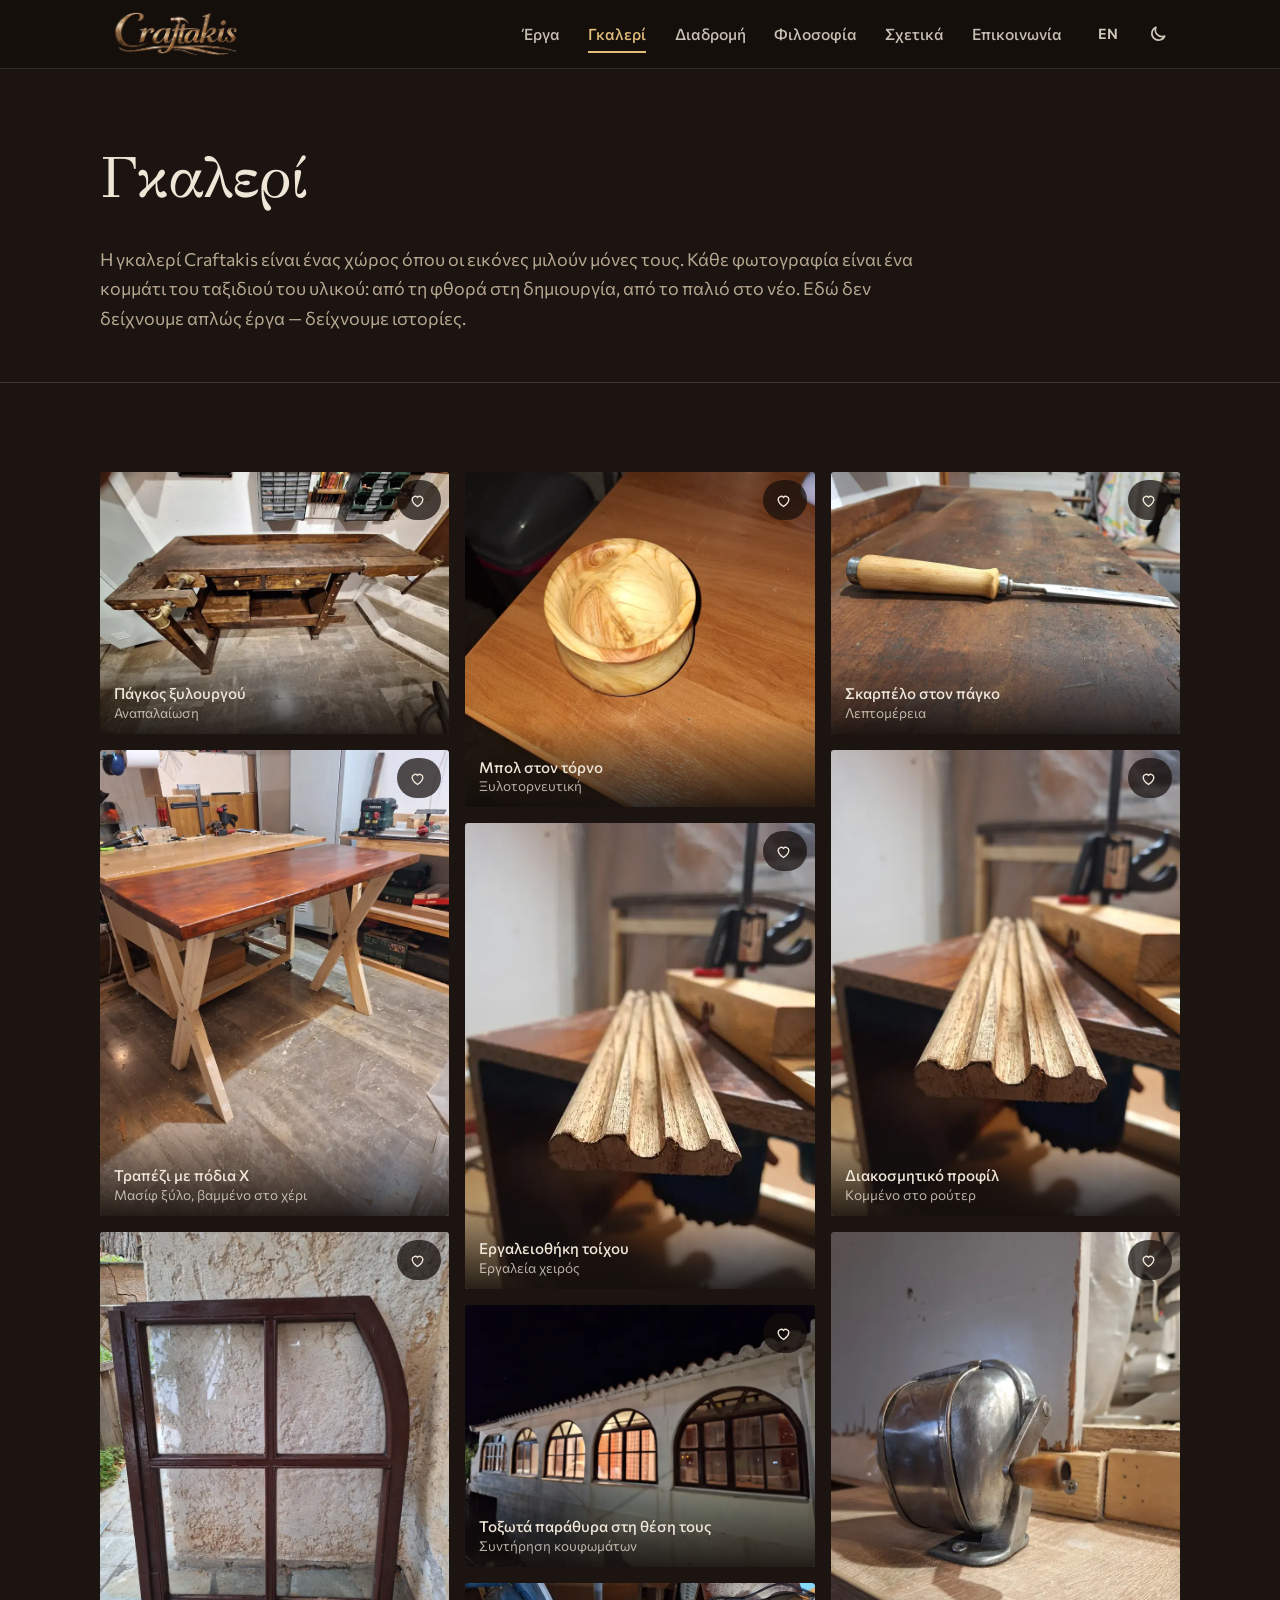
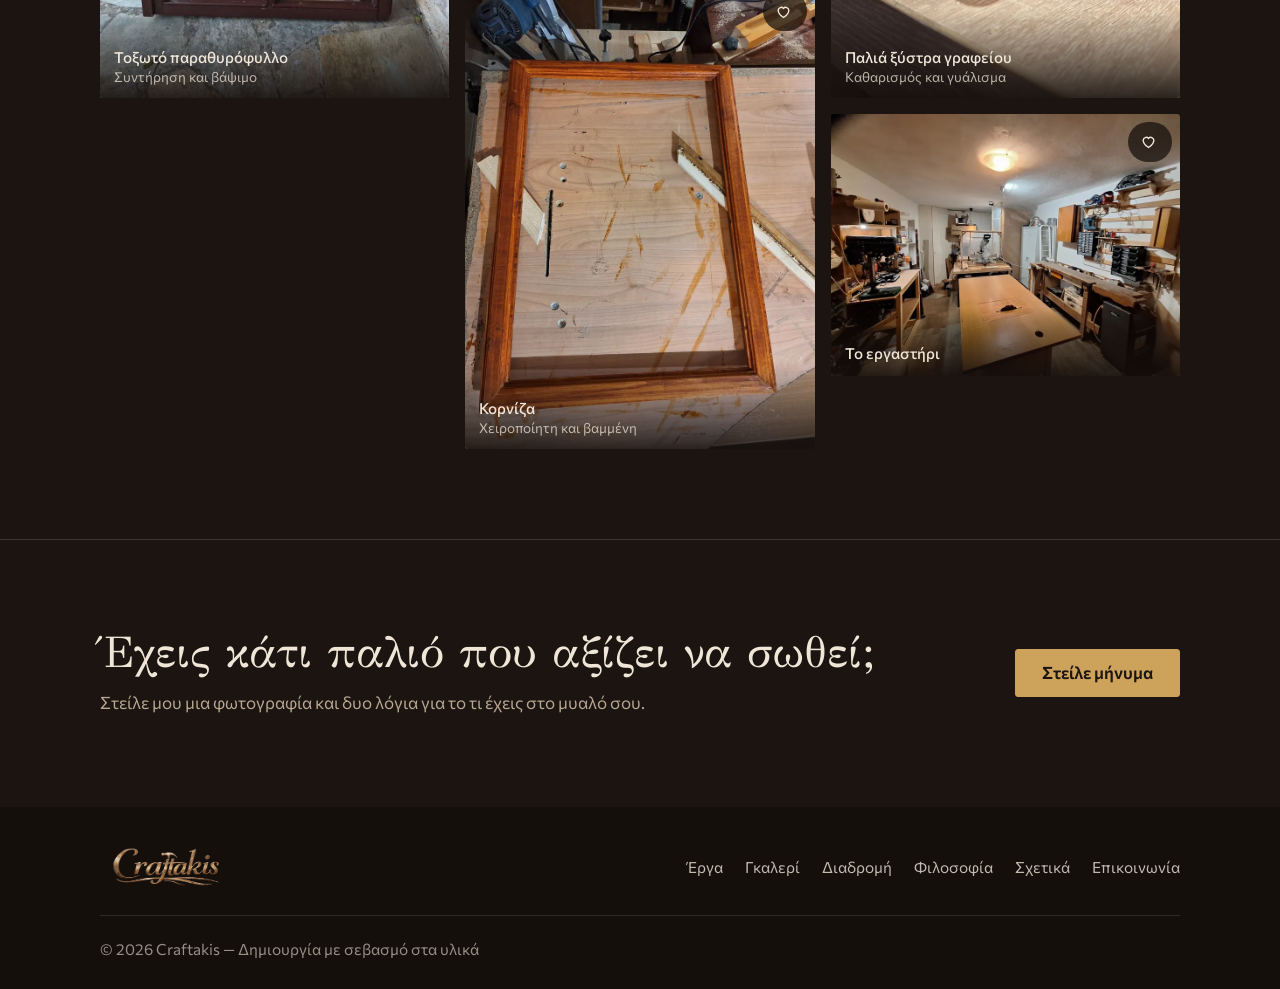
<file: gallery.html>
<!DOCTYPE html>
<html lang="el" data-title-en="Gallery • Craftakis">
<head>
    <meta charset="UTF-8">
    <meta name="viewport" content="width=device-width, initial-scale=1.0">
    <title>Γκαλερί • Craftakis</title>
    <meta name="description" content="Φωτογραφίες από έργα του εργαστηρίου Craftakis: έπιπλα, αναπαλαιώσεις, ξυλοτορνευτική και εργαλεία.">
    <link rel="canonical" href="https://craftakis.gr/gallery.html">
    <meta name="theme-color" content="#150f0c">
    <meta property="og:type" content="website">
    <meta property="og:site_name" content="Craftakis">
    <meta property="og:title" content="Γκαλερί • Craftakis">
    <meta property="og:description" content="Φωτογραφίες από έργα του εργαστηρίου Craftakis: έπιπλα, αναπαλαιώσεις, ξυλοτορνευτική και εργαλεία.">
    <meta property="og:url" content="https://craftakis.gr/gallery.html">
    <meta property="og:image" content="https://craftakis.gr/assets/og.jpg">
    <meta name="twitter:card" content="summary_large_image">
    <link rel="icon" href="/assets/favicon.svg" type="image/svg+xml">
    <script>try{if(localStorage.getItem('craftakisTheme2')==='light')document.documentElement.dataset.theme='light'}catch(e){}</script>
    <link rel="preconnect" href="https://fonts.googleapis.com">
    <link rel="preconnect" href="https://fonts.gstatic.com" crossorigin>
    <link href="https://fonts.googleapis.com/css2?family=Commissioner:wght@400;500;600;700&family=GFS+Didot&display=swap" rel="stylesheet">
    <link rel="stylesheet" href="/style.css?v=20261118">
</head>
<body>
<a class="skip-link" href="#main" data-en="Skip to content">Μετάβαση στο περιεχόμενο</a>

<header class="site-header">
    <div class="wrap header-inner">
        <a class="brand" href="/" aria-label="Craftakis — αρχική">
            <img src="/assets/logo.webp" alt="Craftakis" width="640" height="190">
        </a>

        <nav class="site-nav" id="siteNav" aria-label="Κύρια πλοήγηση">
            <a href="/projects.html" data-en="Projects">Έργα</a>
            <a href="/gallery.html" aria-current="page" data-en="Gallery">Γκαλερί</a>
            <a href="/journey.html" data-en="Journey">Διαδρομή</a>
            <a href="/philosophy.html" data-en="Philosophy">Φιλοσοφία</a>
            <a href="/about.html" data-en="About">Σχετικά</a>
            <a href="/contact.html" data-en="Contact">Επικοινωνία</a>
        </nav>

        <div class="header-tools">
            <button class="tool-btn" id="langToggle" type="button" data-ui-label="langToggle" aria-label="Switch to English"><span data-ui="langLabel">EN</span></button>
            <button class="tool-btn" id="themeToggle" type="button" data-ui-label="themeToggle" aria-label="Αλλαγή θέματος">
                <svg class="icon-moon" viewBox="0 0 24 24" fill="none" stroke="currentColor" stroke-width="2" stroke-linecap="round" stroke-linejoin="round" aria-hidden="true"><path d="M20 14.5A8 8 0 0 1 9.5 4a8 8 0 1 0 10.5 10.5z"/></svg>
                <svg class="icon-sun" viewBox="0 0 24 24" fill="none" stroke="currentColor" stroke-width="2" stroke-linecap="round" aria-hidden="true"><circle cx="12" cy="12" r="4"/><path d="M12 2v2M12 20v2M2 12h2M20 12h2M4.9 4.9l1.4 1.4M17.7 17.7l1.4 1.4M4.9 19.1l1.4-1.4M17.7 6.3l1.4-1.4"/></svg>
            </button>
            <button class="tool-btn menu-btn" id="menuToggle" type="button" aria-controls="siteNav" aria-expanded="false" data-ui-label="menu" aria-label="Μενού">
                <span class="bar"></span><span class="bar"></span><span class="bar"></span>
            </button>
        </div>
    </div>
</header>

<main id="main">
<div class="wrap page-head">
    <h1 data-en="Gallery">Γκαλερί</h1>
    <p data-en="The Craftakis gallery is a space where images speak for themselves. Each photo is a piece of a material&#x27;s journey: from wear to creation, from old to new. Here we do not just show work — we show stories.">Η γκαλερί Craftakis είναι ένας χώρος όπου οι εικόνες μιλούν μόνες τους. Κάθε φωτογραφία είναι ένα κομμάτι του ταξιδιού του υλικού: από τη φθορά στη δημιουργία, από το παλιό στο νέο. Εδώ δεν δείχνουμε απλώς έργα — δείχνουμε ιστορίες.</p>
</div>

<section class="section">
    <div class="wrap">
        <div class="gallery-grid" id="galleryGrid"></div>
        <noscript><p>Η γκαλερί χρειάζεται JavaScript για να εμφανιστεί.</p></noscript>
    </div>
</section>

<section class="section">
    <div class="wrap cta">
        <div>
            <h2 data-en="Got something old worth saving?">Έχεις κάτι παλιό που αξίζει να σωθεί;</h2>
            <p data-en="Send me a photo and a few words about what you have in mind.">Στείλε μου μια φωτογραφία και δυο λόγια για το τι έχεις στο μυαλό σου.</p>
        </div>
        <a class="btn" href="/contact.html" data-en="Send a message">Στείλε μήνυμα</a>
    </div>
</section>
</main>

<footer class="site-footer">
    <div class="wrap footer-inner">
        <a href="/" aria-label="Craftakis — αρχική"><img src="/assets/logo.webp" alt="Craftakis" width="640" height="190" loading="lazy"></a>
        <nav class="footer-nav" aria-label="Υποσέλιδο">
            <a href="/projects.html" data-en="Projects">Έργα</a>
            <a href="/gallery.html" data-en="Gallery">Γκαλερί</a>
            <a href="/journey.html" data-en="Journey">Διαδρομή</a>
            <a href="/philosophy.html" data-en="Philosophy">Φιλοσοφία</a>
            <a href="/about.html" data-en="About">Σχετικά</a>
            <a href="/contact.html" data-en="Contact">Επικοινωνία</a>
        </nav>
        <p class="footer-copy" data-en="© 2026 Craftakis — Creation with respect for materials">© 2026 Craftakis — Δημιουργία με σεβασμό στα υλικά</p>
    </div>
</footer>

<script src="/script.js?v=20261118" defer></script>
</body>
</html>
</file>
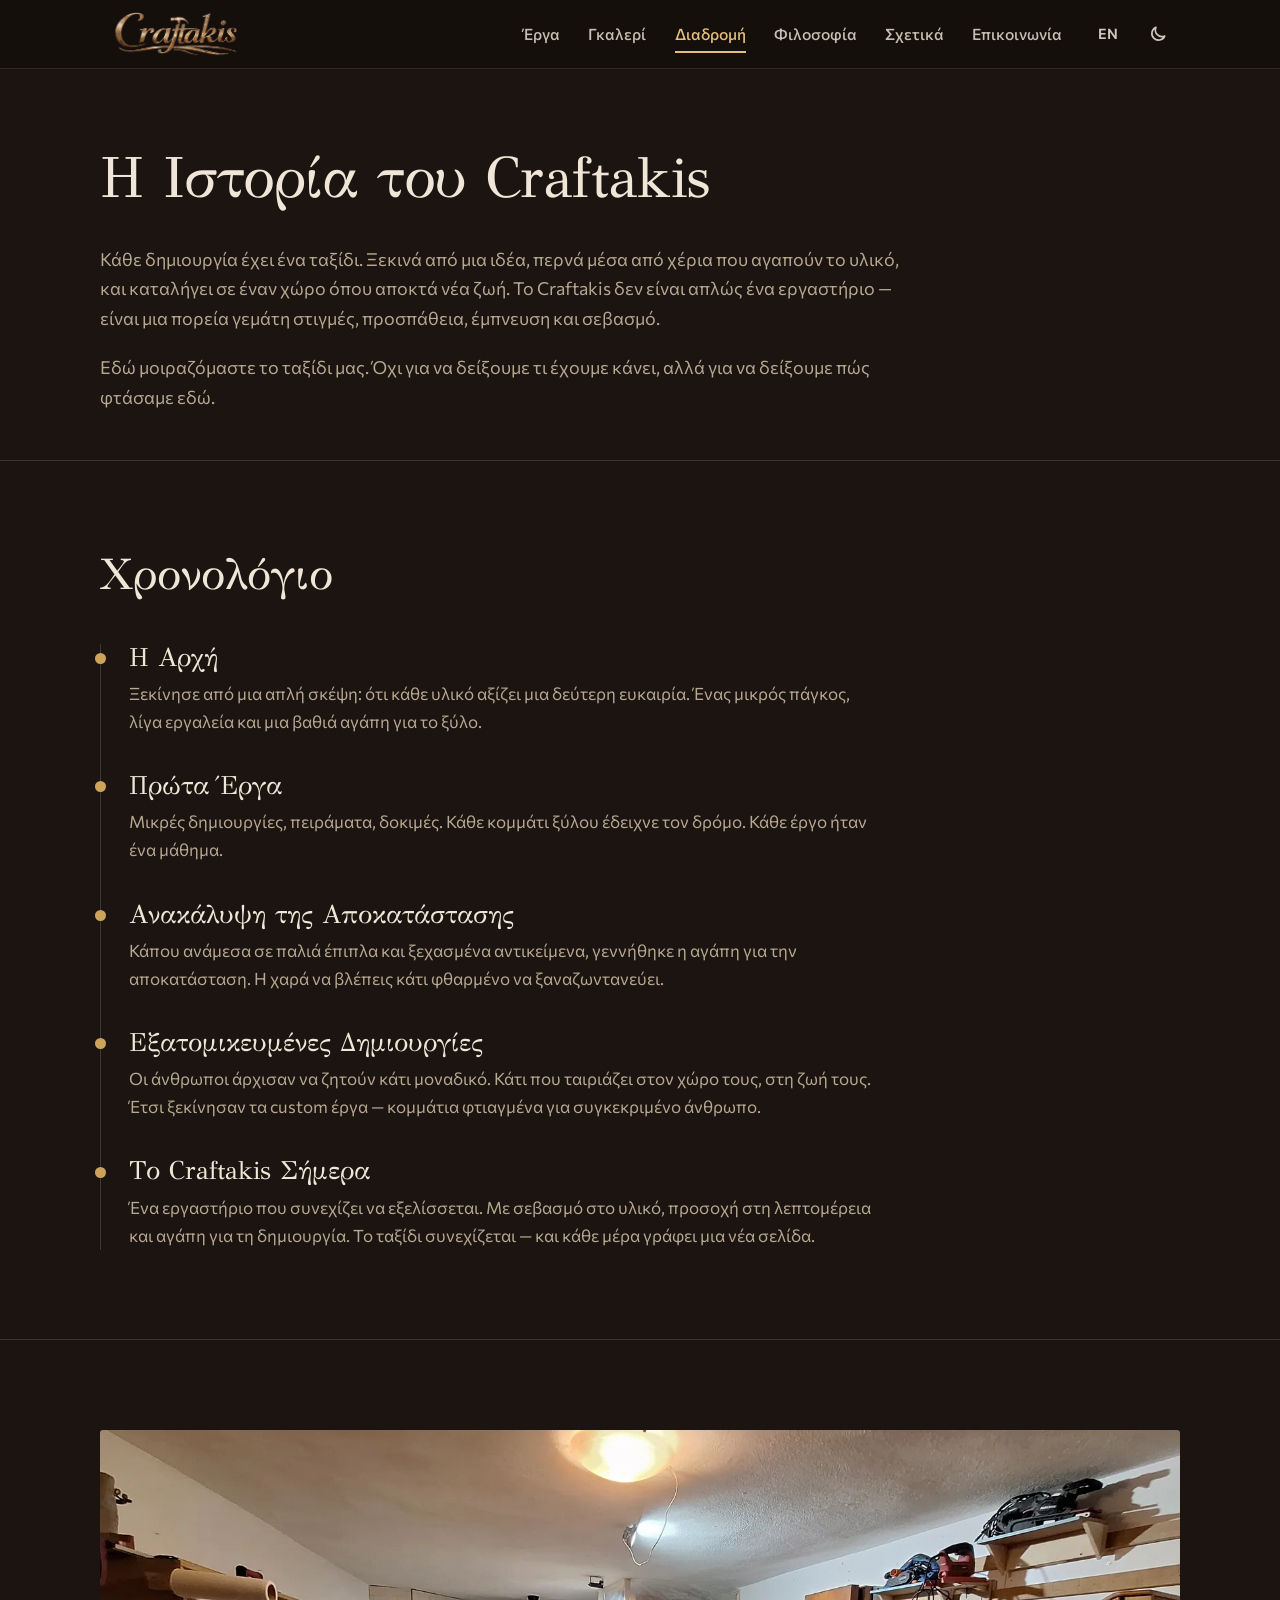
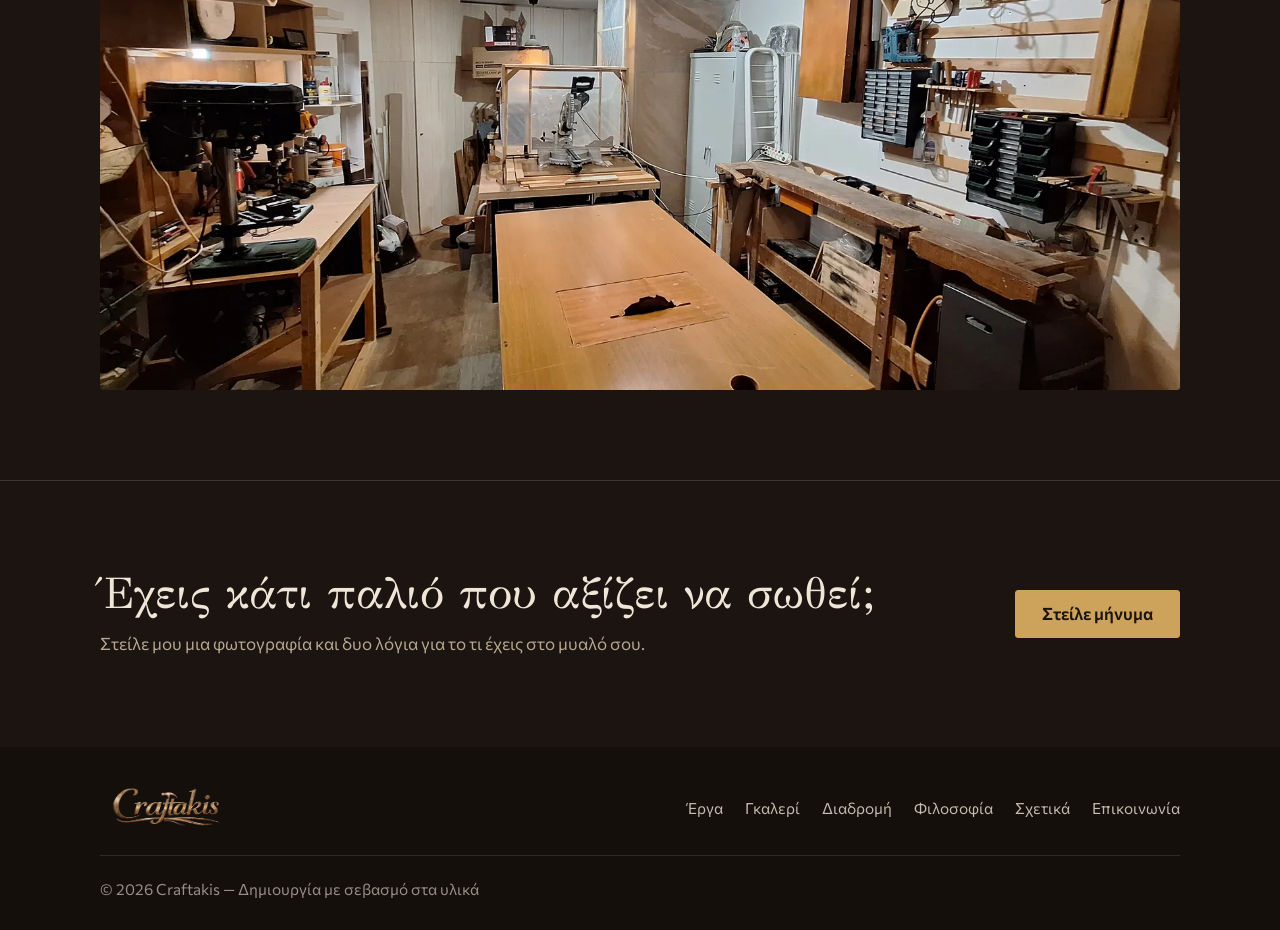
<file: journey.html>
<!DOCTYPE html>
<html lang="el" data-title-en="Journey • Craftakis">
<head>
    <meta charset="UTF-8">
    <meta name="viewport" content="width=device-width, initial-scale=1.0">
    <title>Διαδρομή • Craftakis</title>
    <meta name="description" content="Η ιστορία του Craftakis: από έναν μικρό πάγκο και λίγα εργαλεία μέχρι τις αναπαλαιώσεις και τις custom κατασκευές.">
    <link rel="canonical" href="https://craftakis.gr/journey.html">
    <meta name="theme-color" content="#150f0c">
    <meta property="og:type" content="website">
    <meta property="og:site_name" content="Craftakis">
    <meta property="og:title" content="Διαδρομή • Craftakis">
    <meta property="og:description" content="Η ιστορία του Craftakis: από έναν μικρό πάγκο και λίγα εργαλεία μέχρι τις αναπαλαιώσεις και τις custom κατασκευές.">
    <meta property="og:url" content="https://craftakis.gr/journey.html">
    <meta property="og:image" content="https://craftakis.gr/assets/og.jpg">
    <meta name="twitter:card" content="summary_large_image">
    <link rel="icon" href="/assets/favicon.svg" type="image/svg+xml">
    <script>try{if(localStorage.getItem('craftakisTheme2')==='light')document.documentElement.dataset.theme='light'}catch(e){}</script>
    <link rel="preconnect" href="https://fonts.googleapis.com">
    <link rel="preconnect" href="https://fonts.gstatic.com" crossorigin>
    <link href="https://fonts.googleapis.com/css2?family=Commissioner:wght@400;500;600;700&family=GFS+Didot&display=swap" rel="stylesheet">
    <link rel="stylesheet" href="/style.css?v=20261118">
</head>
<body>
<a class="skip-link" href="#main" data-en="Skip to content">Μετάβαση στο περιεχόμενο</a>

<header class="site-header">
    <div class="wrap header-inner">
        <a class="brand" href="/" aria-label="Craftakis — αρχική">
            <img src="/assets/logo.webp" alt="Craftakis" width="640" height="190">
        </a>

        <nav class="site-nav" id="siteNav" aria-label="Κύρια πλοήγηση">
            <a href="/projects.html" data-en="Projects">Έργα</a>
            <a href="/gallery.html" data-en="Gallery">Γκαλερί</a>
            <a href="/journey.html" aria-current="page" data-en="Journey">Διαδρομή</a>
            <a href="/philosophy.html" data-en="Philosophy">Φιλοσοφία</a>
            <a href="/about.html" data-en="About">Σχετικά</a>
            <a href="/contact.html" data-en="Contact">Επικοινωνία</a>
        </nav>

        <div class="header-tools">
            <button class="tool-btn" id="langToggle" type="button" data-ui-label="langToggle" aria-label="Switch to English"><span data-ui="langLabel">EN</span></button>
            <button class="tool-btn" id="themeToggle" type="button" data-ui-label="themeToggle" aria-label="Αλλαγή θέματος">
                <svg class="icon-moon" viewBox="0 0 24 24" fill="none" stroke="currentColor" stroke-width="2" stroke-linecap="round" stroke-linejoin="round" aria-hidden="true"><path d="M20 14.5A8 8 0 0 1 9.5 4a8 8 0 1 0 10.5 10.5z"/></svg>
                <svg class="icon-sun" viewBox="0 0 24 24" fill="none" stroke="currentColor" stroke-width="2" stroke-linecap="round" aria-hidden="true"><circle cx="12" cy="12" r="4"/><path d="M12 2v2M12 20v2M2 12h2M20 12h2M4.9 4.9l1.4 1.4M17.7 17.7l1.4 1.4M4.9 19.1l1.4-1.4M17.7 6.3l1.4-1.4"/></svg>
            </button>
            <button class="tool-btn menu-btn" id="menuToggle" type="button" aria-controls="siteNav" aria-expanded="false" data-ui-label="menu" aria-label="Μενού">
                <span class="bar"></span><span class="bar"></span><span class="bar"></span>
            </button>
        </div>
    </div>
</header>

<main id="main">
<div class="wrap page-head">
    <h1 data-en="The Story of Craftakis">Η Ιστορία του Craftakis</h1>
    <p data-en="Every creation has a journey. It starts from an idea, passes through hands that love the material, and ends in a space where it gains new life. Craftakis is not just a workshop — it is a path filled with moments, effort, inspiration and respect.">Κάθε δημιουργία έχει ένα ταξίδι. Ξεκινά από μια ιδέα, περνά μέσα από χέρια που αγαπούν το υλικό, και καταλήγει σε έναν χώρο όπου αποκτά νέα ζωή. Το Craftakis δεν είναι απλώς ένα εργαστήριο — είναι μια πορεία γεμάτη στιγμές, προσπάθεια, έμπνευση και σεβασμό.</p>
    <p data-en="Here we share our journey. Not to show what we have done, but to show how we got here.">Εδώ μοιραζόμαστε το ταξίδι μας. Όχι για να δείξουμε τι έχουμε κάνει, αλλά για να δείξουμε πώς φτάσαμε εδώ.</p>
</div>

<section class="section">
    <div class="wrap">
        <div class="section-head"><h2 data-en="Timeline">Χρονολόγιο</h2></div>
        <ol class="timeline">
            <li>
                <h3 data-en="The Beginning">Η Αρχή</h3>
                <p data-en="It started from a simple thought: that every material deserves a second chance. A small workbench, a few tools, and a deep love for wood.">Ξεκίνησε από μια απλή σκέψη: ότι κάθε υλικό αξίζει μια δεύτερη ευκαιρία. Ένας μικρός πάγκος, λίγα εργαλεία και μια βαθιά αγάπη για το ξύλο.</p>
            </li>
            <li>
                <h3 data-en="Early Projects">Πρώτα Έργα</h3>
                <p data-en="Small creations, experiments, trials. Every piece of wood showed the way. Every project was a lesson.">Μικρές δημιουργίες, πειράματα, δοκιμές. Κάθε κομμάτι ξύλου έδειχνε τον δρόμο. Κάθε έργο ήταν ένα μάθημα.</p>
            </li>
            <li>
                <h3 data-en="Discovering Restoration">Ανακάλυψη της Αποκατάστασης</h3>
                <p data-en="Somewhere between old furniture and forgotten objects, the love for restoration was born. The joy of seeing something worn come back to life.">Κάπου ανάμεσα σε παλιά έπιπλα και ξεχασμένα αντικείμενα, γεννήθηκε η αγάπη για την αποκατάσταση. Η χαρά να βλέπεις κάτι φθαρμένο να ξαναζωντανεύει.</p>
            </li>
            <li>
                <h3 data-en="Custom Builds">Εξατομικευμένες Δημιουργίες</h3>
                <p data-en="People began asking for something unique. Something that fits their space, their life. That is how custom creations began — pieces made for a specific person.">Οι άνθρωποι άρχισαν να ζητούν κάτι μοναδικό. Κάτι που ταιριάζει στον χώρο τους, στη ζωή τους. Έτσι ξεκίνησαν τα custom έργα — κομμάτια φτιαγμένα για συγκεκριμένο άνθρωπο.</p>
            </li>
            <li>
                <h3 data-en="Craftakis Today">Το Craftakis Σήμερα</h3>
                <p data-en="A workshop that continues to evolve. With respect for the material, attention to detail and love for creation. The journey continues — and every day writes a new page.">Ένα εργαστήριο που συνεχίζει να εξελίσσεται. Με σεβασμό στο υλικό, προσοχή στη λεπτομέρεια και αγάπη για τη δημιουργία. Το ταξίδι συνεχίζεται — και κάθε μέρα γράφει μια νέα σελίδα.</p>
            </li>
        </ol>
    </div>
</section>

<section class="section">
    <div class="wrap">
        <figure class="wide-photo">
            <img src="/assets/work/workshop.webp" alt="Το εργαστήρι του Craftakis" width="1600" height="1200" loading="lazy" decoding="async">
        </figure>
    </div>
</section>

<section class="section">
    <div class="wrap cta">
        <div>
            <h2 data-en="Got something old worth saving?">Έχεις κάτι παλιό που αξίζει να σωθεί;</h2>
            <p data-en="Send me a photo and a few words about what you have in mind.">Στείλε μου μια φωτογραφία και δυο λόγια για το τι έχεις στο μυαλό σου.</p>
        </div>
        <a class="btn" href="/contact.html" data-en="Send a message">Στείλε μήνυμα</a>
    </div>
</section>
</main>

<footer class="site-footer">
    <div class="wrap footer-inner">
        <a href="/" aria-label="Craftakis — αρχική"><img src="/assets/logo.webp" alt="Craftakis" width="640" height="190" loading="lazy"></a>
        <nav class="footer-nav" aria-label="Υποσέλιδο">
            <a href="/projects.html" data-en="Projects">Έργα</a>
            <a href="/gallery.html" data-en="Gallery">Γκαλερί</a>
            <a href="/journey.html" data-en="Journey">Διαδρομή</a>
            <a href="/philosophy.html" data-en="Philosophy">Φιλοσοφία</a>
            <a href="/about.html" data-en="About">Σχετικά</a>
            <a href="/contact.html" data-en="Contact">Επικοινωνία</a>
        </nav>
        <p class="footer-copy" data-en="© 2026 Craftakis — Creation with respect for materials">© 2026 Craftakis — Δημιουργία με σεβασμό στα υλικά</p>
    </div>
</footer>

<script src="/script.js?v=20261118" defer></script>
</body>
</html>
</file>
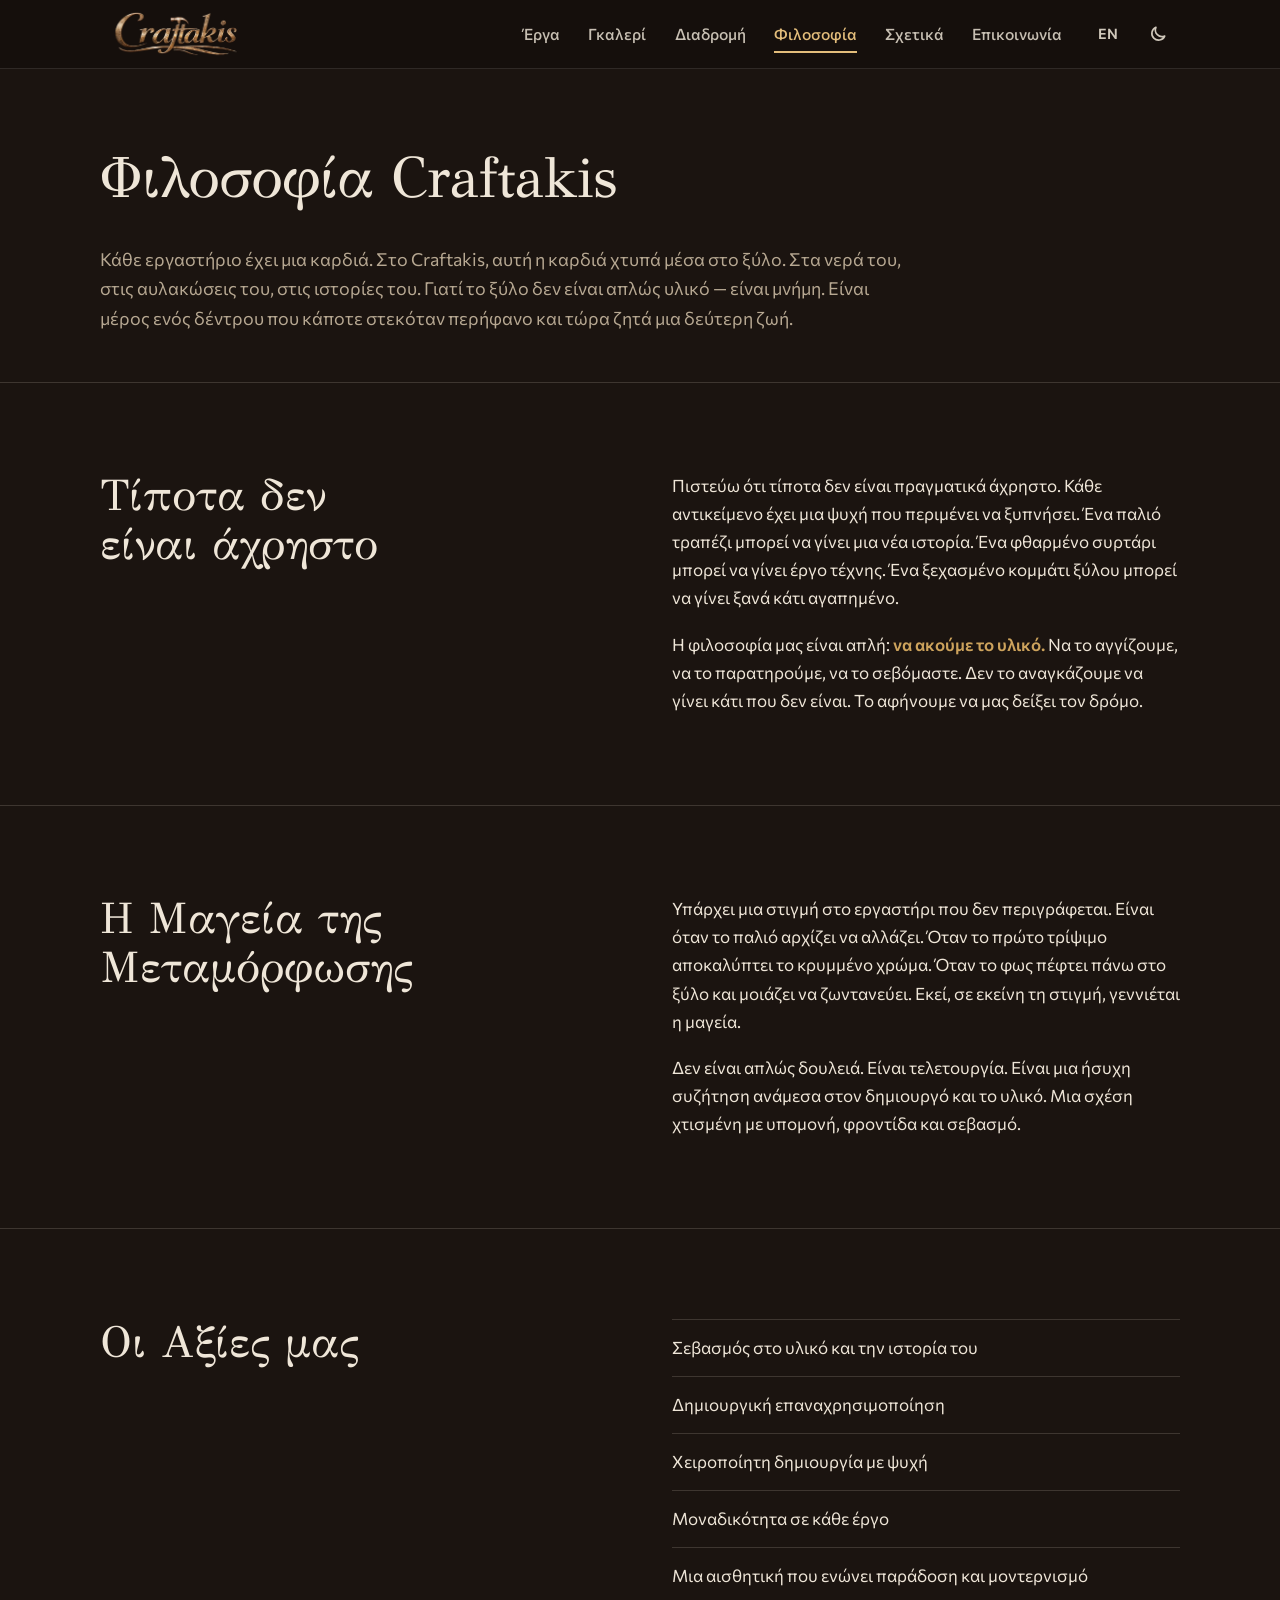
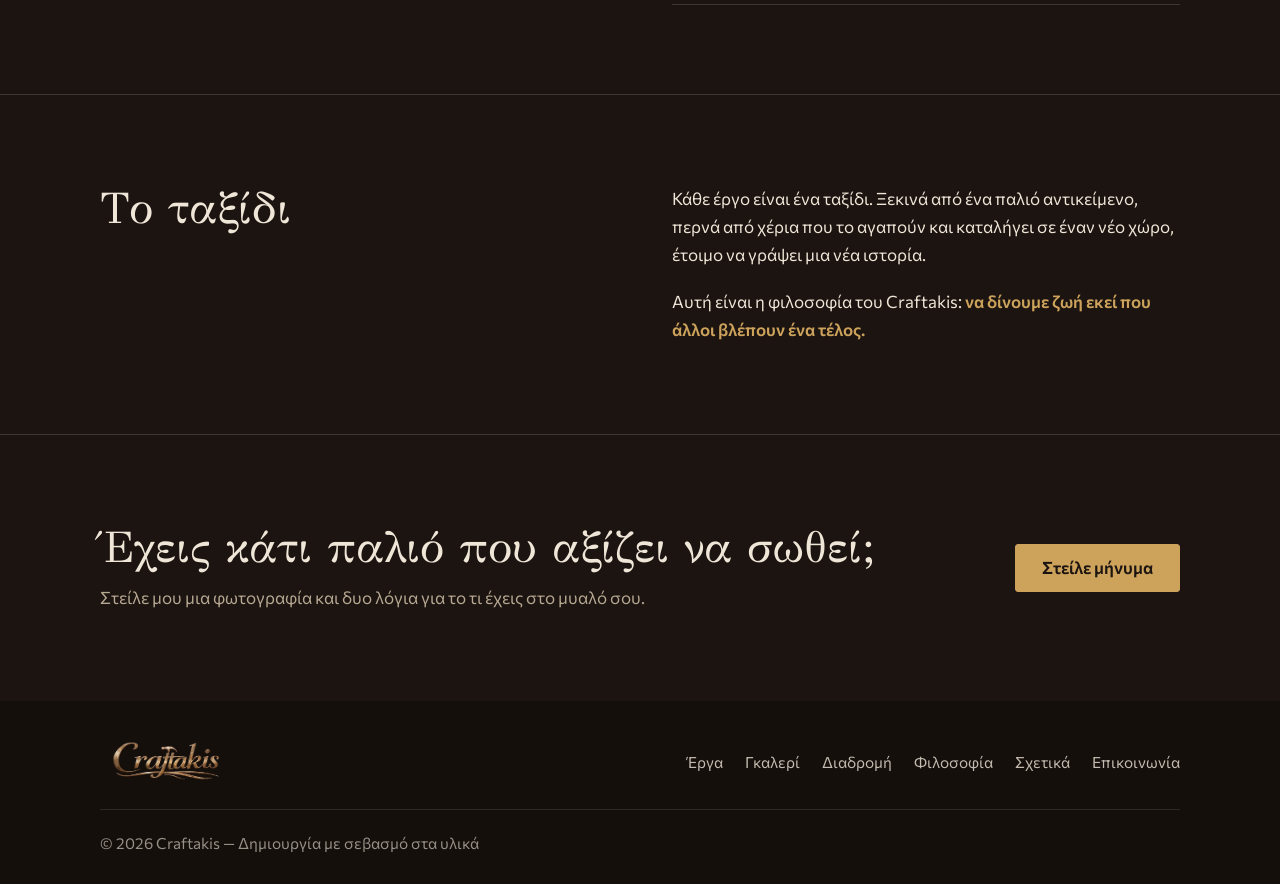
<file: philosophy.html>
<!DOCTYPE html>
<html lang="el" data-title-en="Philosophy • Craftakis">
<head>
    <meta charset="UTF-8">
    <meta name="viewport" content="width=device-width, initial-scale=1.0">
    <title>Φιλοσοφία • Craftakis</title>
    <meta name="description" content="Η φιλοσοφία του Craftakis: να ακούμε το υλικό και να δίνουμε στο παλιό ξύλο μια δεύτερη ζωή.">
    <link rel="canonical" href="https://craftakis.gr/philosophy.html">
    <meta name="theme-color" content="#150f0c">
    <meta property="og:type" content="website">
    <meta property="og:site_name" content="Craftakis">
    <meta property="og:title" content="Φιλοσοφία • Craftakis">
    <meta property="og:description" content="Η φιλοσοφία του Craftakis: να ακούμε το υλικό και να δίνουμε στο παλιό ξύλο μια δεύτερη ζωή.">
    <meta property="og:url" content="https://craftakis.gr/philosophy.html">
    <meta property="og:image" content="https://craftakis.gr/assets/og.jpg">
    <meta name="twitter:card" content="summary_large_image">
    <link rel="icon" href="/assets/favicon.svg" type="image/svg+xml">
    <script>try{if(localStorage.getItem('craftakisTheme2')==='light')document.documentElement.dataset.theme='light'}catch(e){}</script>
    <link rel="preconnect" href="https://fonts.googleapis.com">
    <link rel="preconnect" href="https://fonts.gstatic.com" crossorigin>
    <link href="https://fonts.googleapis.com/css2?family=Commissioner:wght@400;500;600;700&family=GFS+Didot&display=swap" rel="stylesheet">
    <link rel="stylesheet" href="/style.css?v=20261118">
</head>
<body>
<a class="skip-link" href="#main" data-en="Skip to content">Μετάβαση στο περιεχόμενο</a>

<header class="site-header">
    <div class="wrap header-inner">
        <a class="brand" href="/" aria-label="Craftakis — αρχική">
            <img src="/assets/logo.webp" alt="Craftakis" width="640" height="190">
        </a>

        <nav class="site-nav" id="siteNav" aria-label="Κύρια πλοήγηση">
            <a href="/projects.html" data-en="Projects">Έργα</a>
            <a href="/gallery.html" data-en="Gallery">Γκαλερί</a>
            <a href="/journey.html" data-en="Journey">Διαδρομή</a>
            <a href="/philosophy.html" aria-current="page" data-en="Philosophy">Φιλοσοφία</a>
            <a href="/about.html" data-en="About">Σχετικά</a>
            <a href="/contact.html" data-en="Contact">Επικοινωνία</a>
        </nav>

        <div class="header-tools">
            <button class="tool-btn" id="langToggle" type="button" data-ui-label="langToggle" aria-label="Switch to English"><span data-ui="langLabel">EN</span></button>
            <button class="tool-btn" id="themeToggle" type="button" data-ui-label="themeToggle" aria-label="Αλλαγή θέματος">
                <svg class="icon-moon" viewBox="0 0 24 24" fill="none" stroke="currentColor" stroke-width="2" stroke-linecap="round" stroke-linejoin="round" aria-hidden="true"><path d="M20 14.5A8 8 0 0 1 9.5 4a8 8 0 1 0 10.5 10.5z"/></svg>
                <svg class="icon-sun" viewBox="0 0 24 24" fill="none" stroke="currentColor" stroke-width="2" stroke-linecap="round" aria-hidden="true"><circle cx="12" cy="12" r="4"/><path d="M12 2v2M12 20v2M2 12h2M20 12h2M4.9 4.9l1.4 1.4M17.7 17.7l1.4 1.4M4.9 19.1l1.4-1.4M17.7 6.3l1.4-1.4"/></svg>
            </button>
            <button class="tool-btn menu-btn" id="menuToggle" type="button" aria-controls="siteNav" aria-expanded="false" data-ui-label="menu" aria-label="Μενού">
                <span class="bar"></span><span class="bar"></span><span class="bar"></span>
            </button>
        </div>
    </div>
</header>

<main id="main">
<div class="wrap page-head">
    <h1 data-en="Craftakis Philosophy">Φιλοσοφία Craftakis</h1>
    <p data-en="Every workshop has a heart. At Craftakis, that heart beats in the wood. In its grain, its grooves, its stories. Because wood is not just material — it is memory. It is part of a tree that once stood proud, and now asks for a second life.">Κάθε εργαστήριο έχει μια καρδιά. Στο Craftakis, αυτή η καρδιά χτυπά μέσα στο ξύλο. Στα νερά του, στις αυλακώσεις του, στις ιστορίες του. Γιατί το ξύλο δεν είναι απλώς υλικό — είναι μνήμη. Είναι μέρος ενός δέντρου που κάποτε στεκόταν περήφανο και τώρα ζητά μια δεύτερη ζωή.</p>
</div>

<section class="section">
    <div class="wrap split">
        <h2 data-en="Nothing is truly useless">Τίποτα δεν είναι άχρηστο</h2>
        <div class="prose">
            <p data-en="I believe nothing is truly useless. Every object has a soul waiting to wake. An old table can become a new story. A worn drawer can become a work of art. A forgotten piece of wood can become something loved again.">Πιστεύω ότι τίποτα δεν είναι πραγματικά άχρηστο. Κάθε αντικείμενο έχει μια ψυχή που περιμένει να ξυπνήσει. Ένα παλιό τραπέζι μπορεί να γίνει μια νέα ιστορία. Ένα φθαρμένο συρτάρι μπορεί να γίνει έργο τέχνης. Ένα ξεχασμένο κομμάτι ξύλου μπορεί να γίνει ξανά κάτι αγαπημένο.</p>
            <p data-en="Our philosophy is simple: &lt;strong&gt;to listen to the material.&lt;/strong&gt; To touch it, observe it, respect it. We do not force it to be something it is not. We let it show us the way.">Η φιλοσοφία μας είναι απλή: <strong>να ακούμε το υλικό.</strong> Να το αγγίζουμε, να το παρατηρούμε, να το σεβόμαστε. Δεν το αναγκάζουμε να γίνει κάτι που δεν είναι. Το αφήνουμε να μας δείξει τον δρόμο.</p>
        </div>
    </div>
</section>

<section class="section">
    <div class="wrap split">
        <h2 data-en="The Magic of Transformation">Η Μαγεία της Μεταμόρφωσης</h2>
        <div class="prose">
            <p data-en="There is a moment in the workshop you cannot describe. It is when the old starts to change. When the first sanding reveals hidden color. When the light falls on the wood and it seems to come alive. There, in that moment, magic is born.">Υπάρχει μια στιγμή στο εργαστήρι που δεν περιγράφεται. Είναι όταν το παλιό αρχίζει να αλλάζει. Όταν το πρώτο τρίψιμο αποκαλύπτει το κρυμμένο χρώμα. Όταν το φως πέφτει πάνω στο ξύλο και μοιάζει να ζωντανεύει. Εκεί, σε εκείνη τη στιγμή, γεννιέται η μαγεία.</p>
            <p data-en="It is not just work. It is ritual. It is a quiet conversation between the maker and the material. A relationship built with patience, care and respect.">Δεν είναι απλώς δουλειά. Είναι τελετουργία. Είναι μια ήσυχη συζήτηση ανάμεσα στον δημιουργό και το υλικό. Μια σχέση χτισμένη με υπομονή, φροντίδα και σεβασμό.</p>
        </div>
    </div>
</section>

<section class="section">
    <div class="wrap split">
        <h2 data-en="Our Values">Οι Αξίες μας</h2>
        <ul class="values">
            <li data-en="Respect for the material and its history">Σεβασμός στο υλικό και την ιστορία του</li>
            <li data-en="Imaginative reuse">Δημιουργική επαναχρησιμοποίηση</li>
            <li data-en="Handmade creation with soul">Χειροποίητη δημιουργία με ψυχή</li>
            <li data-en="Uniqueness in every project">Μοναδικότητα σε κάθε έργο</li>
            <li data-en="An aesthetic that blends tradition and modernity">Μια αισθητική που ενώνει παράδοση και μοντερνισμό</li>
        </ul>
    </div>
</section>

<section class="section">
    <div class="wrap split">
        <h2 data-en="The journey">Το ταξίδι</h2>
        <div class="prose">
            <p data-en="Every project is a journey. It starts from an old object, passes through hands that love it, and ends in a new space, ready to write a new story.">Κάθε έργο είναι ένα ταξίδι. Ξεκινά από ένα παλιό αντικείμενο, περνά από χέρια που το αγαπούν και καταλήγει σε έναν νέο χώρο, έτοιμο να γράψει μια νέα ιστορία.</p>
            <p data-en="This is the Craftakis philosophy: &lt;strong&gt;to bring life where others see an end.&lt;/strong&gt;">Αυτή είναι η φιλοσοφία του Craftakis: <strong>να δίνουμε ζωή εκεί που άλλοι βλέπουν ένα τέλος.</strong></p>
        </div>
    </div>
</section>

<section class="section">
    <div class="wrap cta">
        <div>
            <h2 data-en="Got something old worth saving?">Έχεις κάτι παλιό που αξίζει να σωθεί;</h2>
            <p data-en="Send me a photo and a few words about what you have in mind.">Στείλε μου μια φωτογραφία και δυο λόγια για το τι έχεις στο μυαλό σου.</p>
        </div>
        <a class="btn" href="/contact.html" data-en="Send a message">Στείλε μήνυμα</a>
    </div>
</section>
</main>

<footer class="site-footer">
    <div class="wrap footer-inner">
        <a href="/" aria-label="Craftakis — αρχική"><img src="/assets/logo.webp" alt="Craftakis" width="640" height="190" loading="lazy"></a>
        <nav class="footer-nav" aria-label="Υποσέλιδο">
            <a href="/projects.html" data-en="Projects">Έργα</a>
            <a href="/gallery.html" data-en="Gallery">Γκαλερί</a>
            <a href="/journey.html" data-en="Journey">Διαδρομή</a>
            <a href="/philosophy.html" data-en="Philosophy">Φιλοσοφία</a>
            <a href="/about.html" data-en="About">Σχετικά</a>
            <a href="/contact.html" data-en="Contact">Επικοινωνία</a>
        </nav>
        <p class="footer-copy" data-en="© 2026 Craftakis — Creation with respect for materials">© 2026 Craftakis — Δημιουργία με σεβασμό στα υλικά</p>
    </div>
</footer>

<script src="/script.js?v=20261118" defer></script>
</body>
</html>
</file>
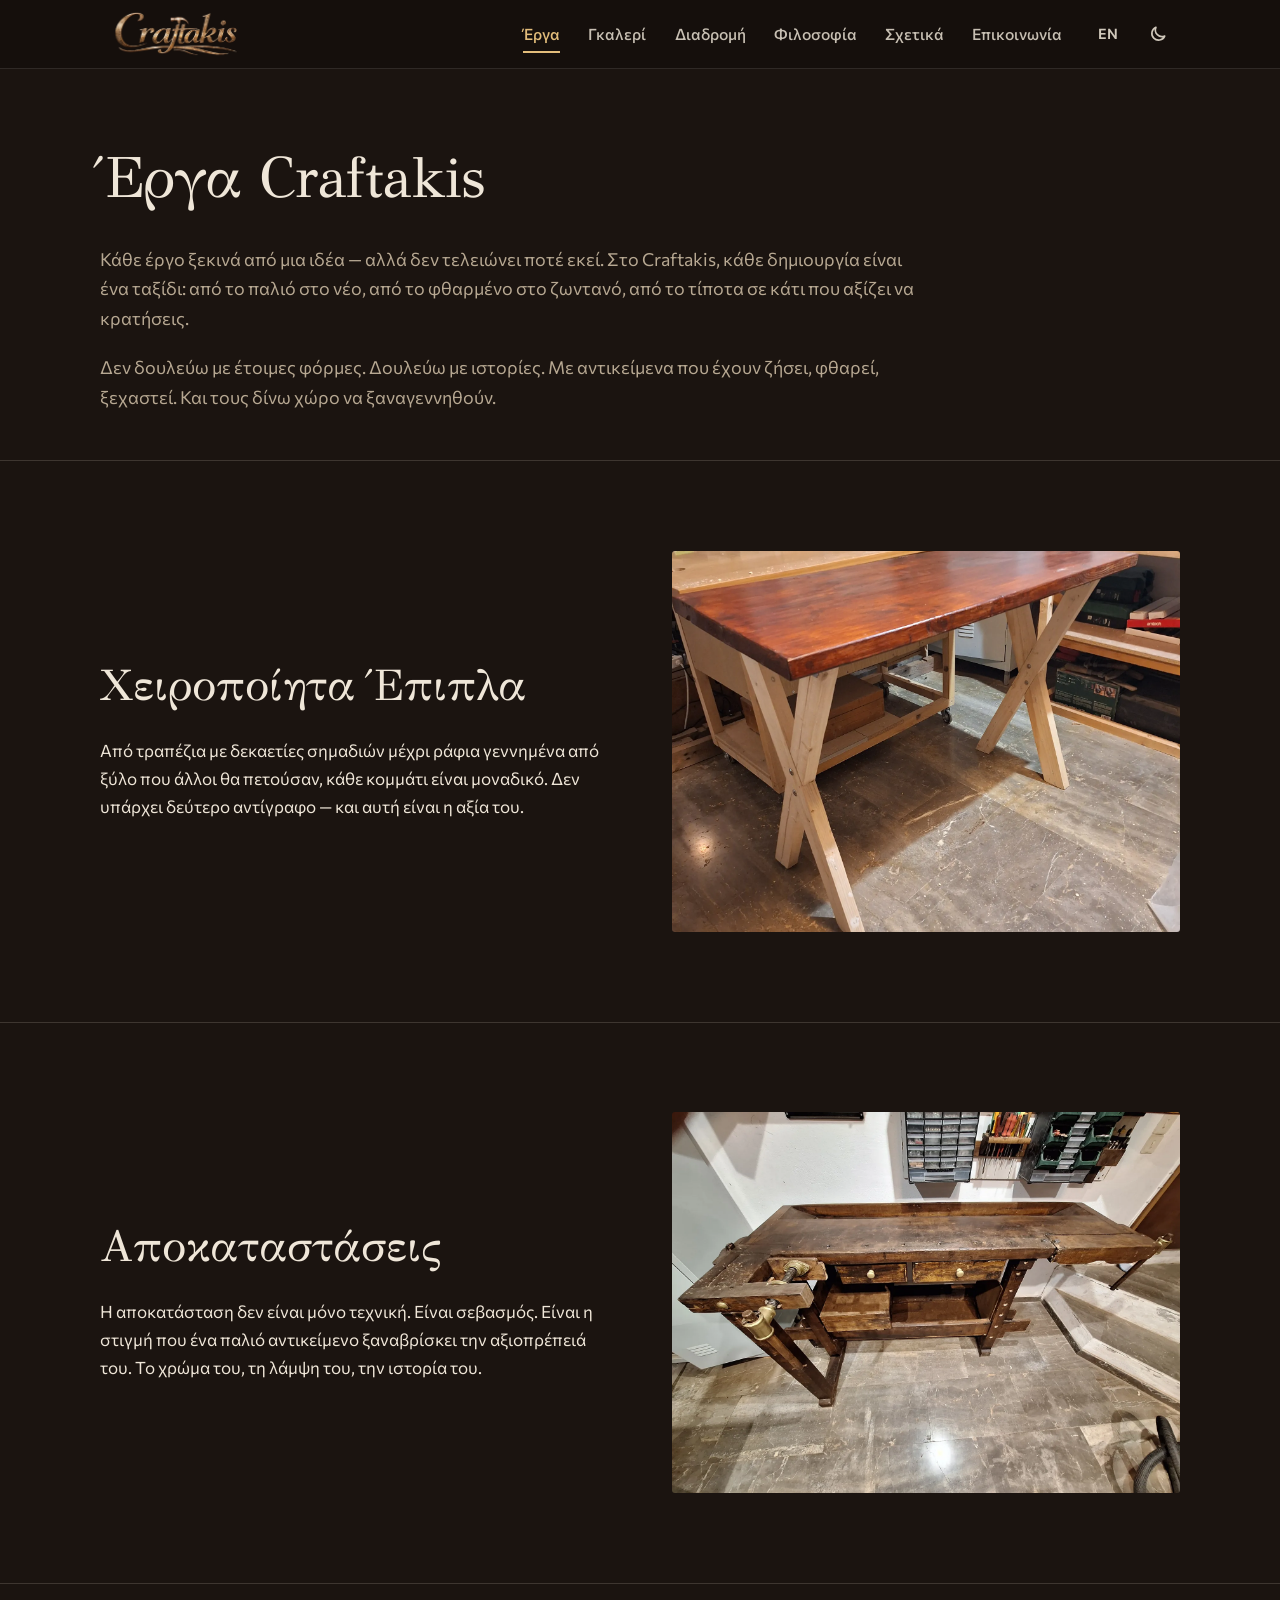
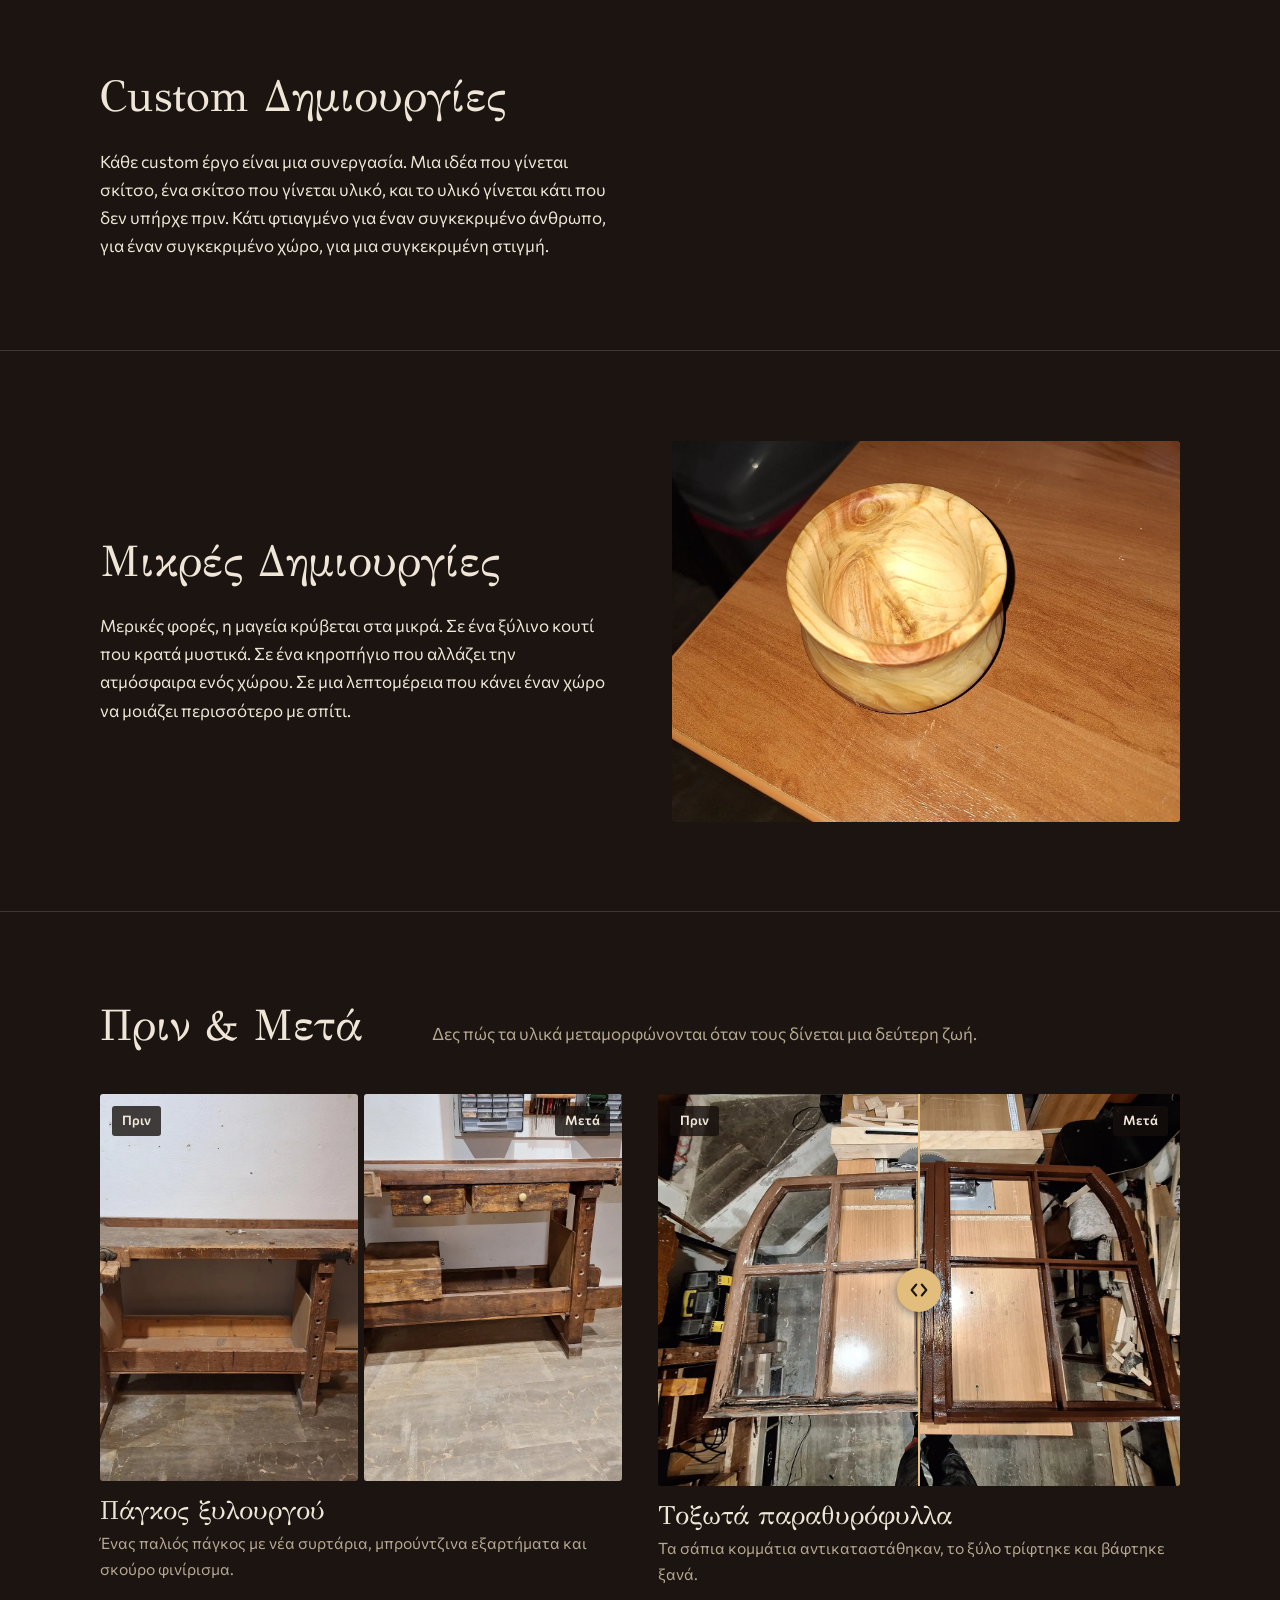
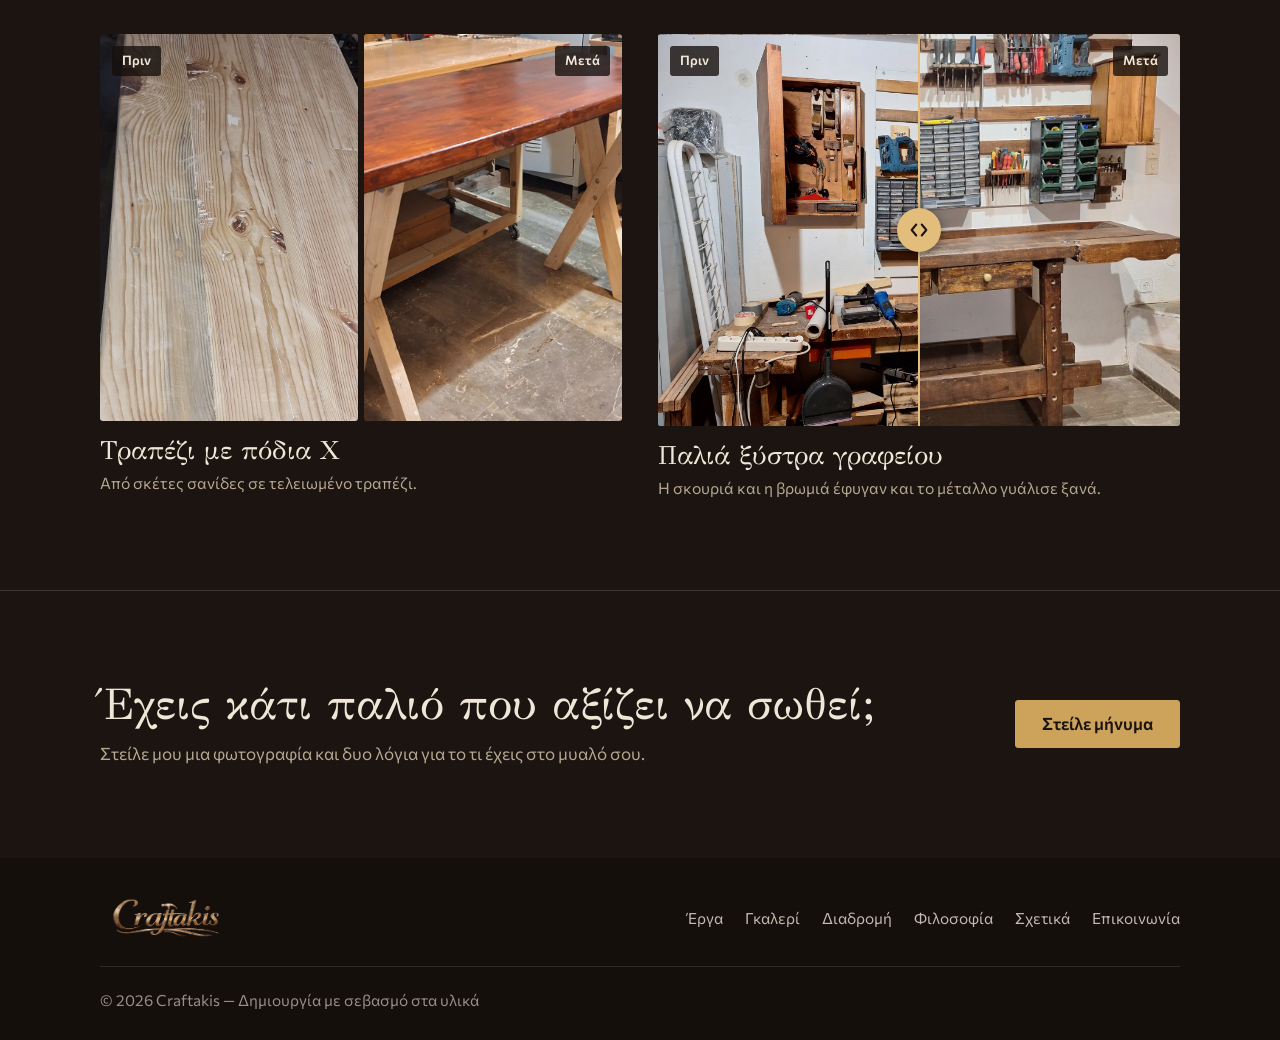
<file: projects.html>
<!DOCTYPE html>
<html lang="el" data-title-en="Projects • Craftakis">
<head>
    <meta charset="UTF-8">
    <meta name="viewport" content="width=device-width, initial-scale=1.0">
    <title>Έργα • Craftakis</title>
    <meta name="description" content="Έπιπλα, αναπαλαιώσεις, custom κατασκευές και μικρές δημιουργίες από ξύλο — με φωτογραφίες πριν και μετά.">
    <link rel="canonical" href="https://craftakis.gr/projects.html">
    <meta name="theme-color" content="#150f0c">
    <meta property="og:type" content="website">
    <meta property="og:site_name" content="Craftakis">
    <meta property="og:title" content="Έργα • Craftakis">
    <meta property="og:description" content="Έπιπλα, αναπαλαιώσεις, custom κατασκευές και μικρές δημιουργίες από ξύλο — με φωτογραφίες πριν και μετά.">
    <meta property="og:url" content="https://craftakis.gr/projects.html">
    <meta property="og:image" content="https://craftakis.gr/assets/og.jpg">
    <meta name="twitter:card" content="summary_large_image">
    <link rel="icon" href="/assets/favicon.svg" type="image/svg+xml">
    <script>try{if(localStorage.getItem('craftakisTheme2')==='light')document.documentElement.dataset.theme='light'}catch(e){}</script>
    <link rel="preconnect" href="https://fonts.googleapis.com">
    <link rel="preconnect" href="https://fonts.gstatic.com" crossorigin>
    <link href="https://fonts.googleapis.com/css2?family=Commissioner:wght@400;500;600;700&family=GFS+Didot&display=swap" rel="stylesheet">
    <link rel="stylesheet" href="/style.css?v=20261118">
</head>
<body>
<a class="skip-link" href="#main" data-en="Skip to content">Μετάβαση στο περιεχόμενο</a>

<header class="site-header">
    <div class="wrap header-inner">
        <a class="brand" href="/" aria-label="Craftakis — αρχική">
            <img src="/assets/logo.webp" alt="Craftakis" width="640" height="190">
        </a>

        <nav class="site-nav" id="siteNav" aria-label="Κύρια πλοήγηση">
            <a href="/projects.html" aria-current="page" data-en="Projects">Έργα</a>
            <a href="/gallery.html" data-en="Gallery">Γκαλερί</a>
            <a href="/journey.html" data-en="Journey">Διαδρομή</a>
            <a href="/philosophy.html" data-en="Philosophy">Φιλοσοφία</a>
            <a href="/about.html" data-en="About">Σχετικά</a>
            <a href="/contact.html" data-en="Contact">Επικοινωνία</a>
        </nav>

        <div class="header-tools">
            <button class="tool-btn" id="langToggle" type="button" data-ui-label="langToggle" aria-label="Switch to English"><span data-ui="langLabel">EN</span></button>
            <button class="tool-btn" id="themeToggle" type="button" data-ui-label="themeToggle" aria-label="Αλλαγή θέματος">
                <svg class="icon-moon" viewBox="0 0 24 24" fill="none" stroke="currentColor" stroke-width="2" stroke-linecap="round" stroke-linejoin="round" aria-hidden="true"><path d="M20 14.5A8 8 0 0 1 9.5 4a8 8 0 1 0 10.5 10.5z"/></svg>
                <svg class="icon-sun" viewBox="0 0 24 24" fill="none" stroke="currentColor" stroke-width="2" stroke-linecap="round" aria-hidden="true"><circle cx="12" cy="12" r="4"/><path d="M12 2v2M12 20v2M2 12h2M20 12h2M4.9 4.9l1.4 1.4M17.7 17.7l1.4 1.4M4.9 19.1l1.4-1.4M17.7 6.3l1.4-1.4"/></svg>
            </button>
            <button class="tool-btn menu-btn" id="menuToggle" type="button" aria-controls="siteNav" aria-expanded="false" data-ui-label="menu" aria-label="Μενού">
                <span class="bar"></span><span class="bar"></span><span class="bar"></span>
            </button>
        </div>
    </div>
</header>

<main id="main">
<div class="wrap page-head">
    <h1 data-en="Craftakis Projects">Έργα Craftakis</h1>
    <p data-en="Every project starts with an idea — but it never ends there. At Craftakis, every creation is a journey: from old to new, from worn to alive, from nothing to something worth keeping.">Κάθε έργο ξεκινά από μια ιδέα — αλλά δεν τελειώνει ποτέ εκεί. Στο Craftakis, κάθε δημιουργία είναι ένα ταξίδι: από το παλιό στο νέο, από το φθαρμένο στο ζωντανό, από το τίποτα σε κάτι που αξίζει να κρατήσεις.</p>
    <p data-en="I do not work with ready-made forms. I work with stories. With objects that have lived, worn, forgotten. And I give them room to be reborn.">Δεν δουλεύω με έτοιμες φόρμες. Δουλεύω με ιστορίες. Με αντικείμενα που έχουν ζήσει, φθαρεί, ξεχαστεί. Και τους δίνω χώρο να ξαναγεννηθούν.</p>
</div>

<section class="section" id="furniture">
    <div class="wrap project">
        <div class="prose">
            <h2 data-en="Handmade Furniture">Χειροποίητα Έπιπλα</h2>
            <p data-en="From tables bearing decades of marks to shelves born from wood others would discard, every piece is unique. There is no second copy — and that is its value.">Από τραπέζια με δεκαετίες σημαδιών μέχρι ράφια γεννημένα από ξύλο που άλλοι θα πετούσαν, κάθε κομμάτι είναι μοναδικό. Δεν υπάρχει δεύτερο αντίγραφο — και αυτή είναι η αξία του.</p>
        </div>
        <div class="project-photo" id="projectPhoto_furniture"></div>
    </div>
</section>
<section class="section" id="restoration">
    <div class="wrap project">
        <div class="prose">
            <h2 data-en="Restorations">Αποκαταστάσεις</h2>
            <p data-en="Restoration is not just technique. It is respect. It is the moment an old object regains its dignity. Its color, its shine, its story.">Η αποκατάσταση δεν είναι μόνο τεχνική. Είναι σεβασμός. Είναι η στιγμή που ένα παλιό αντικείμενο ξαναβρίσκει την αξιοπρέπειά του. Το χρώμα του, τη λάμψη του, την ιστορία του.</p>
        </div>
        <div class="project-photo" id="projectPhoto_restoration"></div>
    </div>
</section>
<section class="section" id="custom">
    <div class="wrap project">
        <div class="prose">
            <h2 data-en="Custom Builds">Custom Δημιουργίες</h2>
            <p data-en="Every custom project is a collaboration. An idea that becomes a sketch, a sketch that becomes material, and material that becomes something that did not exist before. Something made for a specific person, for a specific space, for a specific moment.">Κάθε custom έργο είναι μια συνεργασία. Μια ιδέα που γίνεται σκίτσο, ένα σκίτσο που γίνεται υλικό, και το υλικό γίνεται κάτι που δεν υπήρχε πριν. Κάτι φτιαγμένο για έναν συγκεκριμένο άνθρωπο, για έναν συγκεκριμένο χώρο, για μια συγκεκριμένη στιγμή.</p>
        </div>
        <div class="project-photo" id="projectPhoto_custom"></div>
    </div>
</section>
<section class="section" id="small">
    <div class="wrap project">
        <div class="prose">
            <h2 data-en="Small Creations">Μικρές Δημιουργίες</h2>
            <p data-en="Sometimes, magic hides in the small. In a wooden box that keeps secrets. In a candle holder that changes a room&#x27;s atmosphere. In a detail that makes a space feel more like home.">Μερικές φορές, η μαγεία κρύβεται στα μικρά. Σε ένα ξύλινο κουτί που κρατά μυστικά. Σε ένα κηροπήγιο που αλλάζει την ατμόσφαιρα ενός χώρου. Σε μια λεπτομέρεια που κάνει έναν χώρο να μοιάζει περισσότερο με σπίτι.</p>
        </div>
        <div class="project-photo" id="projectPhoto_small"></div>
    </div>
</section>

<section class="section" id="before-after">
    <div class="wrap">
        <div class="section-head">
            <h2 data-en="Before &amp; After">Πριν & Μετά</h2>
            <p data-en="See how materials transform when given a second life.">Δες πώς τα υλικά μεταμορφώνονται όταν τους δίνεται μια δεύτερη ζωή.</p>
        </div>
        <div class="ba-list" data-before-after></div>
    </div>
</section>

<section class="section">
    <div class="wrap cta">
        <div>
            <h2 data-en="Got something old worth saving?">Έχεις κάτι παλιό που αξίζει να σωθεί;</h2>
            <p data-en="Send me a photo and a few words about what you have in mind.">Στείλε μου μια φωτογραφία και δυο λόγια για το τι έχεις στο μυαλό σου.</p>
        </div>
        <a class="btn" href="/contact.html" data-en="Send a message">Στείλε μήνυμα</a>
    </div>
</section>
</main>

<footer class="site-footer">
    <div class="wrap footer-inner">
        <a href="/" aria-label="Craftakis — αρχική"><img src="/assets/logo.webp" alt="Craftakis" width="640" height="190" loading="lazy"></a>
        <nav class="footer-nav" aria-label="Υποσέλιδο">
            <a href="/projects.html" data-en="Projects">Έργα</a>
            <a href="/gallery.html" data-en="Gallery">Γκαλερί</a>
            <a href="/journey.html" data-en="Journey">Διαδρομή</a>
            <a href="/philosophy.html" data-en="Philosophy">Φιλοσοφία</a>
            <a href="/about.html" data-en="About">Σχετικά</a>
            <a href="/contact.html" data-en="Contact">Επικοινωνία</a>
        </nav>
        <p class="footer-copy" data-en="© 2026 Craftakis — Creation with respect for materials">© 2026 Craftakis — Δημιουργία με σεβασμό στα υλικά</p>
    </div>
</footer>

<script src="/script.js?v=20261118" defer></script>
</body>
</html>
</file>
<file: style.css>
/* ==========================================================
   CRAFTAKIS — stylesheet
   Χρώματα: καρυδιά (φόντο), περγαμηνή (κείμενο), μπρούντζος (έμφαση)
   Γραμματοσειρές: GFS Didot (τίτλοι), Commissioner (κείμενο) — και οι δύο
   υποστηρίζουν ελληνικά.
   ========================================================== */

:root {
    --bg: #1b1410;
    --bg-raised: #251b15;
    --text: #efe6d8;
    --muted: #b7a892;
    --accent: #cda35c;
    --accent-ink: #1b1410;
    --line: rgba(239, 230, 216, 0.16);
    --field: #130e0b;
    --walnut: #150f0c;
    --walnut-text: #efe6d8;
    --danger: #e08a6f;

    --display: 'GFS Didot', 'Noto Serif Display', Georgia, 'Times New Roman', serif;
    --body: 'Commissioner', system-ui, -apple-system, 'Segoe UI', Roboto, 'Helvetica Neue', Arial, sans-serif;

    --wrap: 1160px;
    --gutter: clamp(20px, 4vw, 40px);
    --radius: 3px;
    --header-h: 68px;
    color-scheme: dark;
}

:root[data-theme='light'] {
    --bg: #f4efe6;
    --bg-raised: #fbf8f2;
    --text: #2a1f17;
    --muted: #6d5d4d;
    --accent: #8a5a2b;
    --accent-ink: #fbf8f2;
    --line: rgba(42, 31, 23, 0.16);
    --field: #ffffff;
    --danger: #a8452a;
    color-scheme: light;
}

/* ---------- Βάση ---------- */
*,
*::before,
*::after {
    box-sizing: border-box;
}

html {
    scroll-behavior: smooth;
    -webkit-text-size-adjust: 100%;
}

body {
    margin: 0;
    min-height: 100vh;
    display: flex;
    flex-direction: column;
    background: var(--bg);
    color: var(--text);
    font-family: var(--body);
    font-size: 1.0625rem;
    line-height: 1.65;
    -webkit-font-smoothing: antialiased;
    text-rendering: optimizeLegibility;
}

main {
    flex: 1;
}

img {
    display: block;
    max-width: 100%;
    height: auto;
}

a {
    color: inherit;
}

button,
input,
textarea {
    font: inherit;
    color: inherit;
}

h1,
h2,
h3 {
    font-family: var(--display);
    font-weight: 400;
    line-height: 1.12;
    margin: 0 0 0.6em;
    text-wrap: balance;
}

h1 {
    font-size: clamp(2.5rem, 6vw, 4.5rem);
    letter-spacing: -0.01em;
}

h2 {
    font-size: clamp(1.85rem, 3.4vw, 2.75rem);
}

h3 {
    font-size: clamp(1.3rem, 2vw, 1.6rem);
}

p {
    margin: 0 0 1.1em;
    max-width: 68ch;
}

:focus-visible {
    outline: 2px solid var(--accent);
    outline-offset: 3px;
}

.wrap {
    width: 100%;
    max-width: var(--wrap);
    margin: 0 auto;
    padding: 0 var(--gutter);
}

.skip-link {
    position: absolute;
    left: 12px;
    top: -60px;
    z-index: 200;
    padding: 10px 16px;
    background: var(--accent);
    color: var(--accent-ink);
    border-radius: var(--radius);
    text-decoration: none;
    font-weight: 600;
}

.skip-link:focus {
    top: 12px;
}

.muted {
    color: var(--muted);
}

/* ---------- Κουμπιά ---------- */
.btn {
    display: inline-flex;
    align-items: center;
    justify-content: center;
    min-height: 48px;
    padding: 0 26px;
    border: 1px solid var(--accent);
    border-radius: var(--radius);
    background: var(--accent);
    color: var(--accent-ink);
    font-weight: 600;
    text-decoration: none;
    cursor: pointer;
    transition: filter 0.15s ease, background 0.15s ease, color 0.15s ease;
}

.btn:hover {
    filter: brightness(1.1);
}

.btn-ghost {
    background: transparent;
    color: var(--text);
    border-color: var(--line);
}

.btn-ghost:hover {
    filter: none;
    border-color: var(--accent);
    color: var(--accent);
}

.text-link {
    color: var(--accent);
    font-weight: 600;
    text-underline-offset: 4px;
}

/* ---------- Κεφαλίδα ---------- */
.site-header {
    position: sticky;
    top: 0;
    z-index: 100;
    background: var(--walnut);
    color: var(--walnut-text);
    border-bottom: 1px solid rgba(239, 230, 216, 0.12);
}

.header-inner {
    display: flex;
    align-items: center;
    gap: 24px;
    min-height: var(--header-h);
}

.brand {
    display: inline-flex;
    align-items: center;
    flex-shrink: 0;
}

.brand img {
    height: 46px;
    width: auto;
}

.site-nav {
    display: flex;
    align-items: center;
    gap: clamp(14px, 2.2vw, 30px);
    margin-left: auto;
}

.site-nav a {
    position: relative;
    padding: 8px 0;
    color: rgba(239, 230, 216, 0.82);
    font-size: 0.98rem;
    font-weight: 500;
    text-decoration: none;
    white-space: nowrap;
}

.site-nav a:hover {
    color: #fff;
}

.site-nav a[aria-current='page'] {
    color: #e3bd7b;
}

.site-nav a[aria-current='page']::after {
    content: '';
    position: absolute;
    left: 0;
    right: 0;
    bottom: 2px;
    height: 2px;
    background: #e3bd7b;
}

.header-tools {
    display: flex;
    align-items: center;
    gap: 6px;
}

.tool-btn {
    display: inline-flex;
    align-items: center;
    justify-content: center;
    min-width: 44px;
    height: 44px;
    padding: 0 10px;
    background: transparent;
    border: 1px solid transparent;
    border-radius: var(--radius);
    color: rgba(239, 230, 216, 0.86);
    font-size: 0.9rem;
    font-weight: 600;
    cursor: pointer;
}

.tool-btn:hover {
    border-color: rgba(239, 230, 216, 0.3);
    color: #fff;
}

.tool-btn svg {
    width: 20px;
    height: 20px;
}

.icon-sun {
    display: none;
}

:root[data-theme='light'] .icon-sun {
    display: block;
}

:root[data-theme='light'] .icon-moon {
    display: none;
}

.menu-btn {
    display: none;
}

.menu-btn .bar {
    display: block;
    width: 20px;
    height: 2px;
    background: currentColor;
    transition: transform 0.2s ease, opacity 0.2s ease;
}

.menu-btn .bar + .bar {
    margin-top: 5px;
}

.menu-btn[aria-expanded='true'] .bar:nth-child(1) {
    transform: translateY(7px) rotate(45deg);
}

.menu-btn[aria-expanded='true'] .bar:nth-child(2) {
    opacity: 0;
}

.menu-btn[aria-expanded='true'] .bar:nth-child(3) {
    transform: translateY(-7px) rotate(-45deg);
}

@media (max-width: 900px) {
    .menu-btn {
        display: inline-flex;
        flex-direction: column;
    }

    .header-tools {
        margin-left: auto;
    }

    .site-nav {
        position: absolute;
        top: 100%;
        left: 0;
        right: 0;
        display: none;
        flex-direction: column;
        align-items: stretch;
        gap: 0;
        margin: 0;
        padding: 8px var(--gutter) 20px;
        background: var(--walnut);
        border-bottom: 1px solid rgba(239, 230, 216, 0.12);
    }

    .site-nav.open {
        display: flex;
    }

    .site-nav a {
        padding: 14px 0;
        font-size: 1.1rem;
        border-bottom: 1px solid rgba(239, 230, 216, 0.1);
    }

    .site-nav a[aria-current='page']::after {
        display: none;
    }
}

/* ---------- Hero ---------- */
.hero {
    padding: clamp(36px, 6vw, 80px) 0 clamp(48px, 7vw, 96px);
}

.hero-grid {
    display: grid;
    grid-template-columns: minmax(0, 0.9fr) minmax(0, 1.1fr);
    gap: clamp(28px, 5vw, 64px);
    align-items: center;
}

.hero-copy h1 {
    margin-bottom: 0.35em;
}

.hero-lead {
    font-size: clamp(1.1rem, 1.6vw, 1.3rem);
    color: var(--muted);
    max-width: 34ch;
    margin-bottom: 1.8em;
}

.hero-actions {
    display: flex;
    flex-wrap: wrap;
    gap: 12px;
}

.hero-figure {
    margin: 0;
}

.hero-figure figcaption,
.compare-caption {
    margin-top: 12px;
    font-size: 0.95rem;
    color: var(--muted);
}

@media (max-width: 860px) {
    .hero-grid {
        grid-template-columns: 1fr;
    }

    .hero-lead {
        max-width: none;
    }
}

/* ---------- Σύγκριση πριν / μετά ---------- */
.compare {
    --pos: 50%;
    position: relative;
    aspect-ratio: var(--ratio, 4 / 3);
    overflow: hidden;
    border-radius: var(--radius);
    background: var(--bg-raised);
    user-select: none;
    -webkit-user-select: none;
}

.compare img {
    position: absolute;
    inset: 0;
    width: 100%;
    height: 100%;
    object-fit: cover;
    pointer-events: none;
}

.compare .compare-before {
    clip-path: inset(0 calc(100% - var(--pos)) 0 0);
}

.compare-tag {
    position: absolute;
    top: 12px;
    padding: 4px 10px;
    background: rgba(21, 15, 12, 0.78);
    color: #efe6d8;
    border-radius: var(--radius);
    font-size: 0.82rem;
    font-weight: 600;
    pointer-events: none;
}

.compare-tag.before {
    left: 12px;
}

.compare-tag.after {
    right: 12px;
}

.compare-handle {
    position: absolute;
    top: 0;
    bottom: 0;
    left: var(--pos);
    width: 2px;
    margin-left: -1px;
    background: #e3bd7b;
    pointer-events: none;
}

.compare-handle::after {
    content: '';
    position: absolute;
    top: 50%;
    left: 50%;
    width: 44px;
    height: 44px;
    transform: translate(-50%, -50%);
    border-radius: 50%;
    background: #e3bd7b
        url("data:image/svg+xml,%3Csvg xmlns='http://www.w3.org/2000/svg' viewBox='0 0 24 24' fill='none' stroke='%231b1410' stroke-width='2.2' stroke-linecap='round' stroke-linejoin='round'%3E%3Cpath d='M9 6l-5 6 5 6M15 6l5 6-5 6'/%3E%3C/svg%3E")
        center / 22px no-repeat;
    box-shadow: 0 2px 10px rgba(0, 0, 0, 0.45);
}

.compare input[type='range'] {
    position: absolute;
    inset: 0;
    width: 100%;
    height: 100%;
    margin: 0;
    opacity: 0;
    cursor: ew-resize;
    touch-action: pan-y;
    -webkit-appearance: none;
    appearance: none;
}

.compare:has(input:focus-visible) {
    outline: 2px solid var(--accent);
    outline-offset: 3px;
}

@media (prefers-reduced-motion: no-preference) {
    .compare.nudge {
        animation: nudge 1.6s ease-in-out 0.5s 1 both;
    }
}

@property --pos {
    syntax: '<percentage>';
    inherits: true;
    initial-value: 50%;
}

@keyframes nudge {
    0%,
    100% {
        --pos: 50%;
    }
    35% {
        --pos: 68%;
    }
    70% {
        --pos: 36%;
    }
}

.ba-list {
    display: grid;
    grid-template-columns: repeat(2, minmax(0, 1fr));
    gap: clamp(28px, 4vw, 48px) clamp(20px, 3vw, 36px);
}

.ba-item h3 {
    margin: 16px 0 4px;
}

.ba-item p {
    margin: 0;
    color: var(--muted);
    font-size: 0.98rem;
}

.ba-side {
    display: grid;
    grid-template-columns: 1fr 1fr;
    gap: 6px;
}

.ba-side figure {
    position: relative;
    margin: 0;
    aspect-ratio: 2 / 3;
    overflow: hidden;
    border-radius: var(--radius);
    background: var(--bg-raised);
}

.ba-side img {
    width: 100%;
    height: 100%;
    object-fit: cover;
}

@media (max-width: 760px) {
    .ba-list {
        grid-template-columns: 1fr;
    }
}

/* ---------- Ενότητες ---------- */
.section {
    padding: clamp(48px, 7vw, 96px) 0;
    border-top: 1px solid var(--line);
}

.section-head {
    display: flex;
    flex-wrap: wrap;
    align-items: baseline;
    justify-content: space-between;
    gap: 8px 24px;
    margin-bottom: clamp(24px, 3.5vw, 44px);
}

.section-head h2 {
    margin: 0;
}

.section-head p {
    flex: 0 0 100%;
    margin: 0;
    color: var(--muted);
}

.split {
    display: grid;
    grid-template-columns: minmax(0, 1fr) minmax(0, 1fr);
    gap: clamp(24px, 5vw, 72px);
    align-items: start;
}

.split > h2 {
    margin: 0;
}

@media (max-width: 760px) {
    .split {
        grid-template-columns: 1fr;
    }
}

.pillars {
    list-style: none;
    margin: clamp(32px, 5vw, 56px) 0 0;
    padding: 0;
    display: grid;
    grid-template-columns: repeat(3, minmax(0, 1fr));
    gap: 0 clamp(20px, 3vw, 40px);
}

.pillars li {
    padding-top: 18px;
    border-top: 2px solid var(--accent);
    color: var(--muted);
}

.pillars strong {
    display: block;
    margin-bottom: 6px;
    font-family: var(--display);
    font-weight: 400;
    font-size: 1.35rem;
    color: var(--text);
}

@media (max-width: 760px) {
    .pillars {
        grid-template-columns: 1fr;
        gap: 24px;
    }
}

/* ---------- Κατηγορίες έργων ---------- */
.cats {
    display: grid;
    grid-template-columns: repeat(4, minmax(0, 1fr));
    gap: clamp(14px, 2vw, 24px);
}

.cat {
    display: block;
    text-decoration: none;
}

.cat-photo {
    aspect-ratio: 3 / 4;
    overflow: hidden;
    border-radius: var(--radius);
    background: var(--bg-raised);
}

.cat-photo img {
    width: 100%;
    height: 100%;
    object-fit: cover;
    transition: transform 0.5s ease;
}

.cat:hover .cat-photo img {
    transform: scale(1.04);
}

.cat h3 {
    margin: 14px 0 0;
    font-size: 1.3rem;
}

.cat:hover h3 {
    color: var(--accent);
}

@media (max-width: 860px) {
    .cats {
        grid-template-columns: repeat(2, minmax(0, 1fr));
    }
}

/* Σελίδα έργων: κείμενο + φωτογραφία εναλλάξ */
.project {
    display: grid;
    grid-template-columns: minmax(0, 1fr) minmax(0, 1fr);
    gap: clamp(24px, 5vw, 72px);
    align-items: center;
}

.project:nth-of-type(even) .project-photo {
    order: -1;
}

.project-photo {
    aspect-ratio: 4 / 3;
    overflow: hidden;
    border-radius: var(--radius);
    background: var(--bg-raised);
}

.project-photo:empty {
    display: none;
}

.project-photo button {
    display: block;
    width: 100%;
    height: 100%;
    padding: 0;
    border: 0;
    background: none;
    cursor: zoom-in;
}

.project-photo img {
    width: 100%;
    height: 100%;
    object-fit: cover;
}

/* Κατηγορία με περισσότερα έργα: κύρια φωτογραφία + μικρογραφίες από κάτω */
.project-photo.has-more {
    aspect-ratio: auto;
    overflow: visible;
    background: none;
}

.project-main {
    aspect-ratio: 4 / 3;
    overflow: hidden;
    border-radius: var(--radius);
    background: var(--bg-raised);
}

.project-more {
    display: grid;
    grid-template-columns: repeat(auto-fill, minmax(92px, 1fr));
    gap: 10px;
    margin-top: 10px;
}

.project-more button {
    aspect-ratio: 1;
    height: auto;
    overflow: hidden;
    border-radius: calc(var(--radius) * .7);
    background: var(--bg-raised);
}

.project-more button:hover img {
    transform: scale(1.05);
}

.project-more img {
    transition: transform .25s ease;
}

@media (prefers-reduced-motion: reduce) {
    .project-more img { transition: none; }
}

@media (max-width: 760px) {
    .project {
        grid-template-columns: 1fr;
    }

    .project:nth-of-type(even) .project-photo {
        order: 0;
    }
}

/* ---------- Εσωτερικές σελίδες ---------- */
.page-head {
    padding-top: clamp(40px, 6vw, 80px);
    padding-bottom: clamp(28px, 4vw, 48px);
}

.page-head h1 {
    font-size: clamp(2.2rem, 5vw, 3.6rem);
}

.page-head p {
    font-size: clamp(1.05rem, 1.4vw, 1.2rem);
    color: var(--muted);
}

.page-head p:last-child {
    margin-bottom: 0;
}

.prose p:last-child {
    margin-bottom: 0;
}

.prose strong {
    color: var(--accent);
    font-weight: 600;
}

.values {
    list-style: none;
    margin: 0;
    padding: 0;
    max-width: 68ch;
}

.values li {
    padding: 14px 0;
    border-bottom: 1px solid var(--line);
}

.values li:first-child {
    border-top: 1px solid var(--line);
}

.wide-photo {
    margin: 0;
}

.wide-photo img {
    width: 100%;
    max-height: 560px;
    object-fit: cover;
    border-radius: var(--radius);
}

.timeline {
    list-style: none;
    margin: 0;
    padding: 0 0 0 28px;
    border-left: 1px solid var(--line);
    max-width: 72ch;
}

.timeline li {
    position: relative;
    padding-bottom: 36px;
}

.timeline li:last-child {
    padding-bottom: 0;
}

.timeline li::before {
    content: '';
    position: absolute;
    left: -34px;
    top: 0.55em;
    width: 11px;
    height: 11px;
    border-radius: 50%;
    background: var(--accent);
}

.timeline h3 {
    margin-bottom: 0.3em;
}

.timeline p {
    margin: 0;
    color: var(--muted);
}

/* ---------- Γκαλερί ---------- */
.gallery-grid {
    columns: 3;
    column-gap: 16px;
}

.gallery-item {
    position: relative;
    break-inside: avoid;
    margin: 0 0 16px;
    overflow: hidden;
    border-radius: var(--radius);
    background: var(--bg-raised);
}

.gallery-open {
    display: block;
    width: 100%;
    padding: 0;
    border: 0;
    background: none;
    cursor: zoom-in;
    text-align: left;
}

.gallery-open img {
    width: 100%;
    transition: transform 0.5s ease;
}

.gallery-item:hover .gallery-open img {
    transform: scale(1.03);
}

.gallery-caption {
    position: absolute;
    left: 0;
    right: 0;
    bottom: 0;
    padding: 36px 14px 12px;
    background: linear-gradient(180deg, rgba(21, 15, 12, 0) 0%, rgba(21, 15, 12, 0.88) 100%);
    color: #efe6d8;
    font-size: 0.95rem;
    font-weight: 500;
    line-height: 1.35;
    pointer-events: none;
}

.gallery-caption small {
    display: block;
    font-size: 0.85rem;
    font-weight: 400;
    color: rgba(239, 230, 216, 0.75);
}

.heart-btn {
    position: absolute;
    top: 8px;
    right: 8px;
    display: inline-flex;
    align-items: center;
    gap: 6px;
    min-width: 44px;
    height: 40px;
    padding: 0 12px;
    border: 0;
    border-radius: 999px;
    background: rgba(21, 15, 12, 0.72);
    color: #efe6d8;
    font-size: 0.9rem;
    font-weight: 600;
    cursor: pointer;
}

.heart-btn svg {
    width: 17px;
    height: 17px;
    fill: none;
    stroke: currentColor;
    stroke-width: 2;
}

.heart-btn[aria-pressed='true'] {
    color: #f0a18c;
}

.heart-btn[aria-pressed='true'] svg {
    fill: currentColor;
}

.heart-btn .count:empty {
    display: none;
}

@media (max-width: 900px) {
    .gallery-grid {
        columns: 2;
        column-gap: 10px;
    }

    .gallery-item {
        margin-bottom: 10px;
    }
}

@media (max-width: 480px) {
    .gallery-caption small {
        display: none;
    }
}

/* ---------- Προβολή φωτογραφίας ---------- */
.lightbox {
    width: 100vw;
    max-width: 100vw;
    height: 100vh;
    height: 100dvh;
    max-height: 100dvh;
    margin: 0;
    padding: 0;
    border: 0;
    background: rgba(12, 8, 6, 0.96);
    color: #efe6d8;
}

.lightbox::backdrop {
    background: rgba(12, 8, 6, 0.96);
}

.lightbox-inner {
    display: grid;
    grid-template-rows: 1fr auto;
    height: 100%;
    padding: 56px clamp(12px, 5vw, 72px) 20px;
}

.lightbox-img {
    width: 100%;
    height: 100%;
    min-height: 0;
    object-fit: contain;
}

.lightbox-caption {
    padding-top: 14px;
    text-align: center;
    font-size: 1rem;
}

.lightbox-caption small {
    display: block;
    color: rgba(239, 230, 216, 0.7);
}

.lightbox-btn {
    position: absolute;
    display: inline-flex;
    align-items: center;
    justify-content: center;
    width: 48px;
    height: 48px;
    border: 0;
    border-radius: 50%;
    background: rgba(239, 230, 216, 0.1);
    color: #efe6d8;
    cursor: pointer;
}

.lightbox-btn:hover {
    background: rgba(239, 230, 216, 0.22);
}

.lightbox-btn svg {
    width: 22px;
    height: 22px;
}

.lightbox-close {
    top: 8px;
    right: 8px;
}

.lightbox-prev,
.lightbox-next {
    top: 50%;
    transform: translateY(-50%);
}

.lightbox-prev {
    left: 8px;
}

.lightbox-next {
    right: 8px;
}

.lightbox-btn[hidden] {
    display: none;
}

/* ---------- Επικοινωνία ---------- */
.contact-grid {
    display: grid;
    grid-template-columns: minmax(0, 0.8fr) minmax(0, 1.2fr);
    gap: clamp(28px, 5vw, 72px);
    align-items: start;
}

.contact-details dt {
    margin-top: 18px;
    font-size: 0.92rem;
    color: var(--muted);
}

.contact-details dt:first-child {
    margin-top: 0;
}

.contact-details dd {
    margin: 2px 0 0;
    font-size: 1.15rem;
}

.contact-form {
    display: grid;
    gap: 18px;
}

.field label {
    display: block;
    margin-bottom: 6px;
    font-weight: 600;
    font-size: 0.98rem;
}

.field input,
.field textarea {
    display: block;
    width: 100%;
    padding: 13px 14px;
    background: var(--field);
    border: 1px solid var(--line);
    border-radius: var(--radius);
    font-size: 1rem;
}

.field textarea {
    min-height: 160px;
    resize: vertical;
}

.field input:focus,
.field textarea:focus {
    outline: 2px solid var(--accent);
    outline-offset: 1px;
    border-color: var(--accent);
}

.contact-form .btn {
    justify-self: start;
}

.hp {
    position: absolute;
    left: -9999px;
}

@media (max-width: 760px) {
    .contact-grid {
        grid-template-columns: 1fr;
    }

    .contact-form .btn {
        justify-self: stretch;
    }
}

/* ---------- Κάλεσμα σε επικοινωνία ---------- */
.cta {
    display: flex;
    flex-wrap: wrap;
    align-items: center;
    justify-content: space-between;
    gap: 20px 40px;
}

.cta h2 {
    margin: 0 0 0.25em;
}

.cta p {
    margin: 0;
    color: var(--muted);
}

/* ---------- Υποσέλιδο ---------- */
.site-footer {
    background: var(--walnut);
    color: rgba(239, 230, 216, 0.8);
    padding: 40px 0 28px;
    font-size: 0.96rem;
}

.footer-inner {
    display: flex;
    flex-wrap: wrap;
    align-items: center;
    justify-content: space-between;
    gap: 20px 32px;
}

.footer-inner img {
    height: 40px;
    width: auto;
}

.footer-nav {
    display: flex;
    flex-wrap: wrap;
    gap: 6px 22px;
}

.footer-nav a {
    padding: 6px 0;
    color: inherit;
    text-decoration: none;
}

.footer-nav a:hover {
    color: #e3bd7b;
}

.footer-copy {
    flex-basis: 100%;
    margin: 8px 0 0;
    padding-top: 20px;
    border-top: 1px solid rgba(239, 230, 216, 0.12);
    max-width: none;
    color: rgba(239, 230, 216, 0.6);
}

@media (prefers-reduced-motion: reduce) {
    html {
        scroll-behavior: auto;
    }

    * {
        transition: none !important;
        animation: none !important;
    }
}

/* ---------- Ήπια κίνηση (μόνο όταν το JavaScript την ενεργοποιεί) ---------- */
.motion .rv {
    opacity: 0;
    transform: translateY(14px);
    transition: opacity 0.7s ease, transform 0.7s cubic-bezier(0.22, 0.61, 0.36, 1);
}

.motion .rv.in {
    opacity: 1;
    transform: none;
}

.motion .img-fade {
    opacity: 0;
    transition: opacity 0.6s ease;
}

.motion .img-fade.img-in {
    opacity: 1;
}

@media (prefers-reduced-motion: reduce) {
    .motion .rv,
    .motion .img-fade {
        opacity: 1;
        transform: none;
        transition: none;
    }
}

/* ---------- Ενσωματωμένα βίντεο και cookies ---------- */
.embed {
    margin-inline: auto;
    max-width: 100%;
    border-radius: var(--radius);
    overflow: hidden;
    background: var(--bg-raised);
    border: 1px solid var(--line);
}

.embed iframe {
    display: block;
    width: 100%;
    height: 100%;
    border: 0;
}

.embed-youtube { max-width: 820px; aspect-ratio: 16 / 9; }
.embed-instagram { max-width: 400px; aspect-ratio: 9 / 15; }
.embed-tiktok { max-width: 340px; aspect-ratio: 325 / 740; }

.embed-wait {
    display: grid;
    gap: 14px;
    justify-items: center;
    align-content: center;
    height: 100%;
    padding: 24px;
    text-align: center;
    color: var(--muted);
}

.embed-wait p { margin: 0; }

.cookie-banner {
    position: fixed;
    left: 16px;
    right: 16px;
    bottom: 16px;
    z-index: 60;
    max-width: 760px;
    margin-inline: auto;
    display: grid;
    gap: 14px;
    padding: 18px 20px;
    background: var(--bg-raised);
    color: var(--text);
    border: 1px solid var(--line);
    border-radius: var(--radius);
    box-shadow: 0 10px 40px rgba(0, 0, 0, 0.35);
}

.cookie-banner p { margin: 0; font-size: 0.95rem; }
.cookie-actions { display: flex; flex-wrap: wrap; gap: 10px; }

.cookie-settings {
    background: none;
    border: 0;
    padding: 0;
    color: inherit;
    font: inherit;
    text-decoration: underline;
    cursor: pointer;
}
</file>
